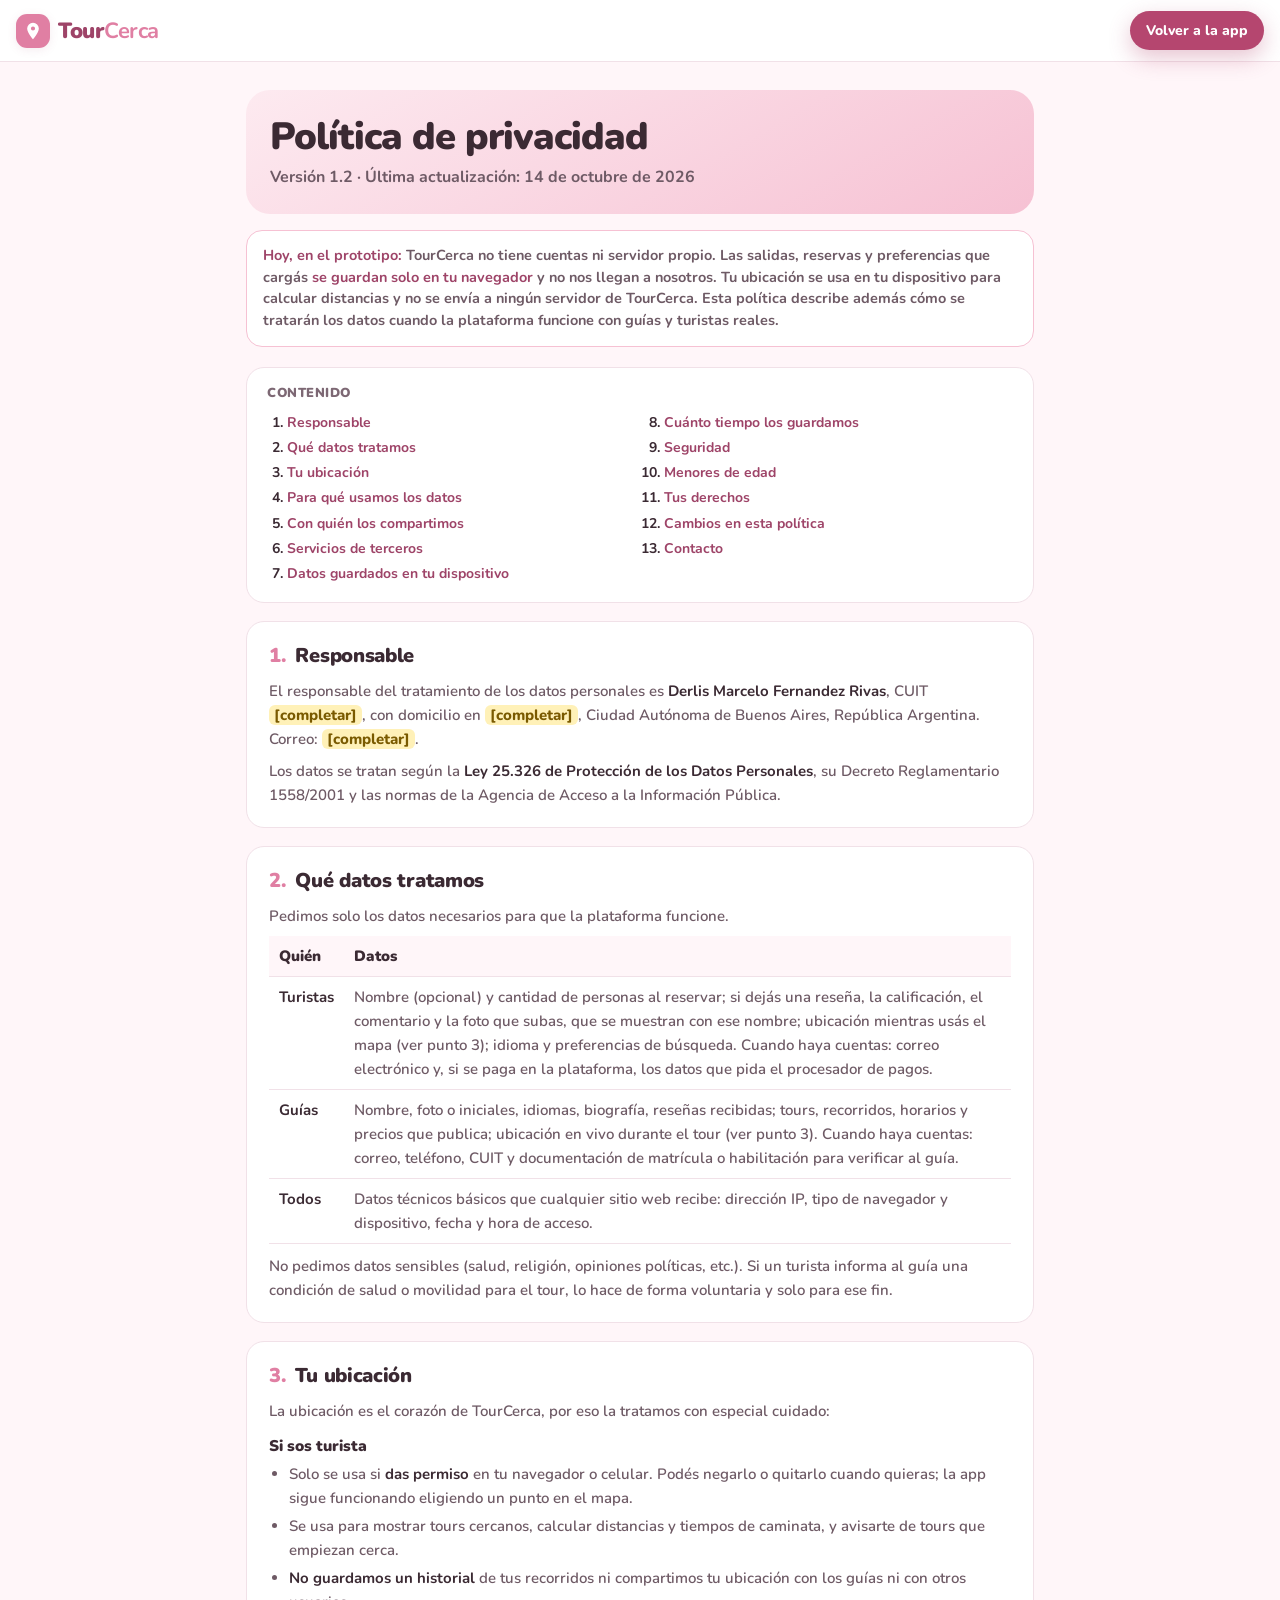
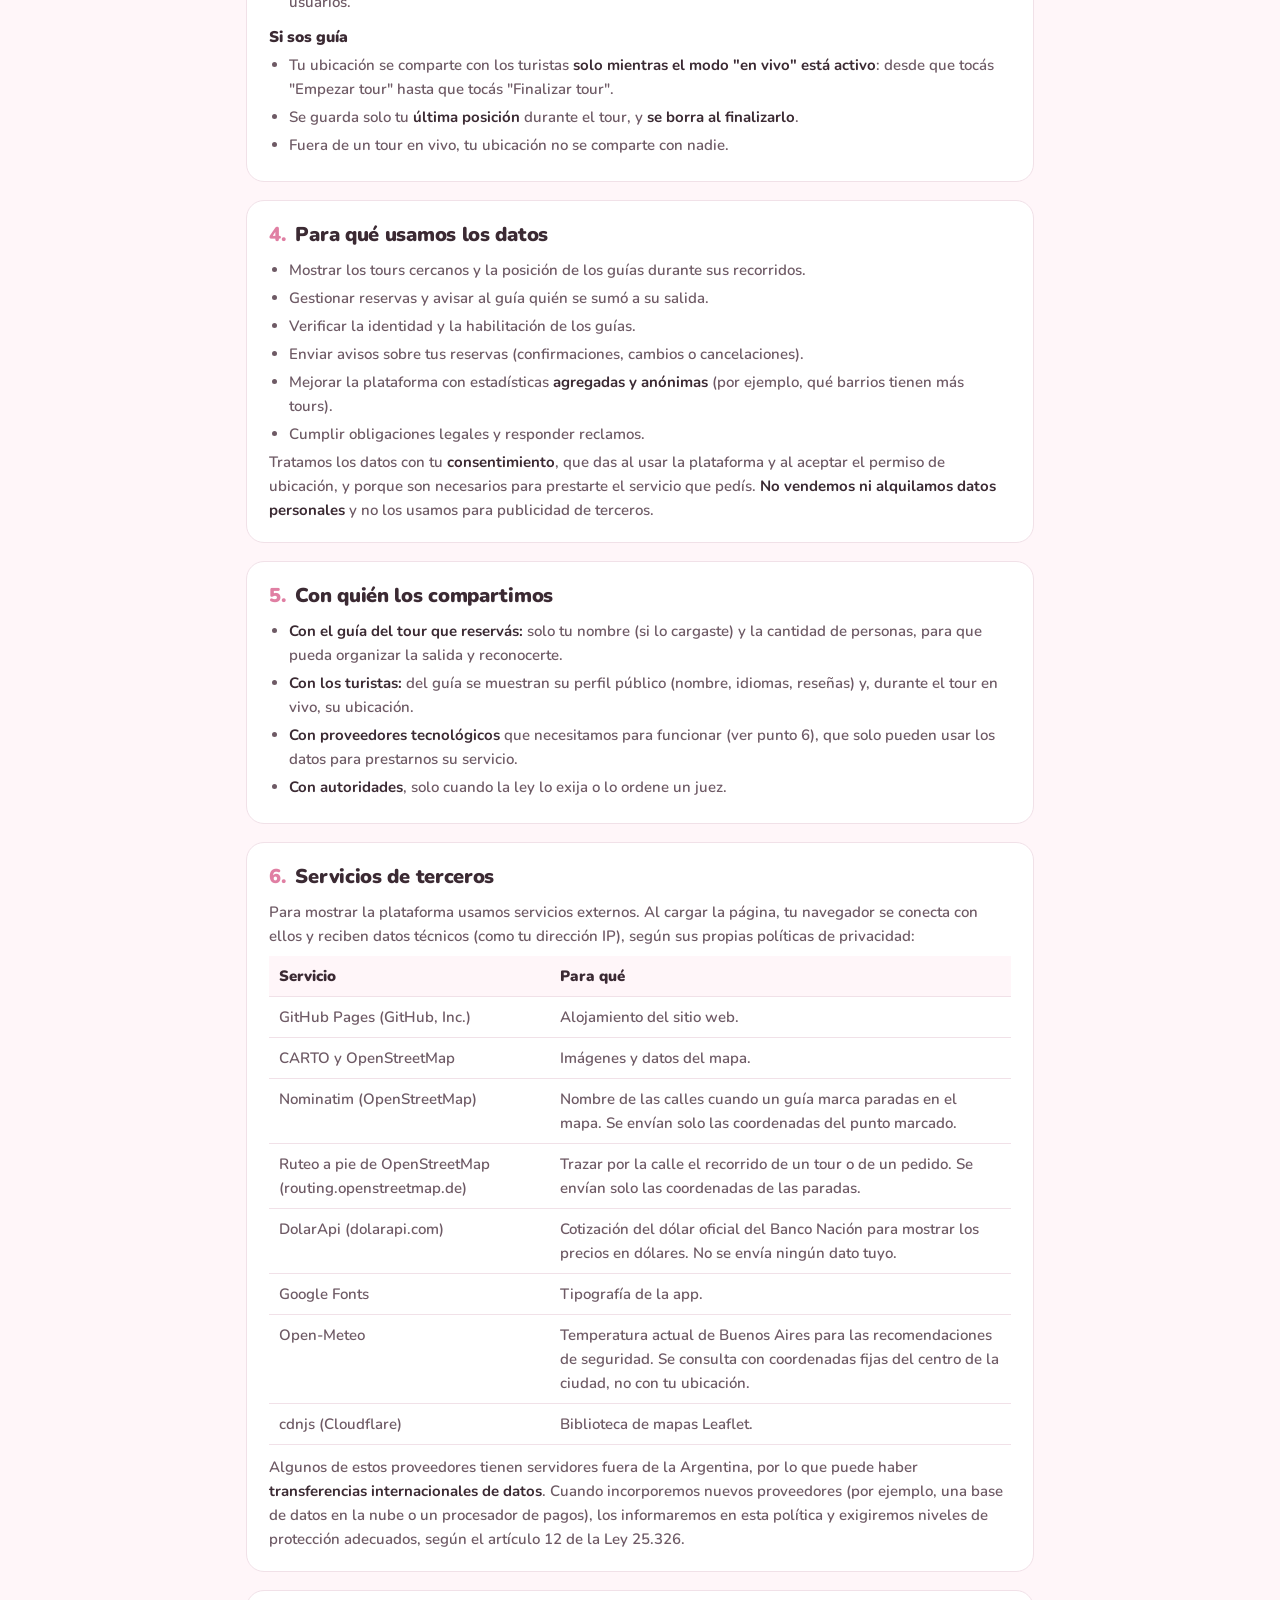
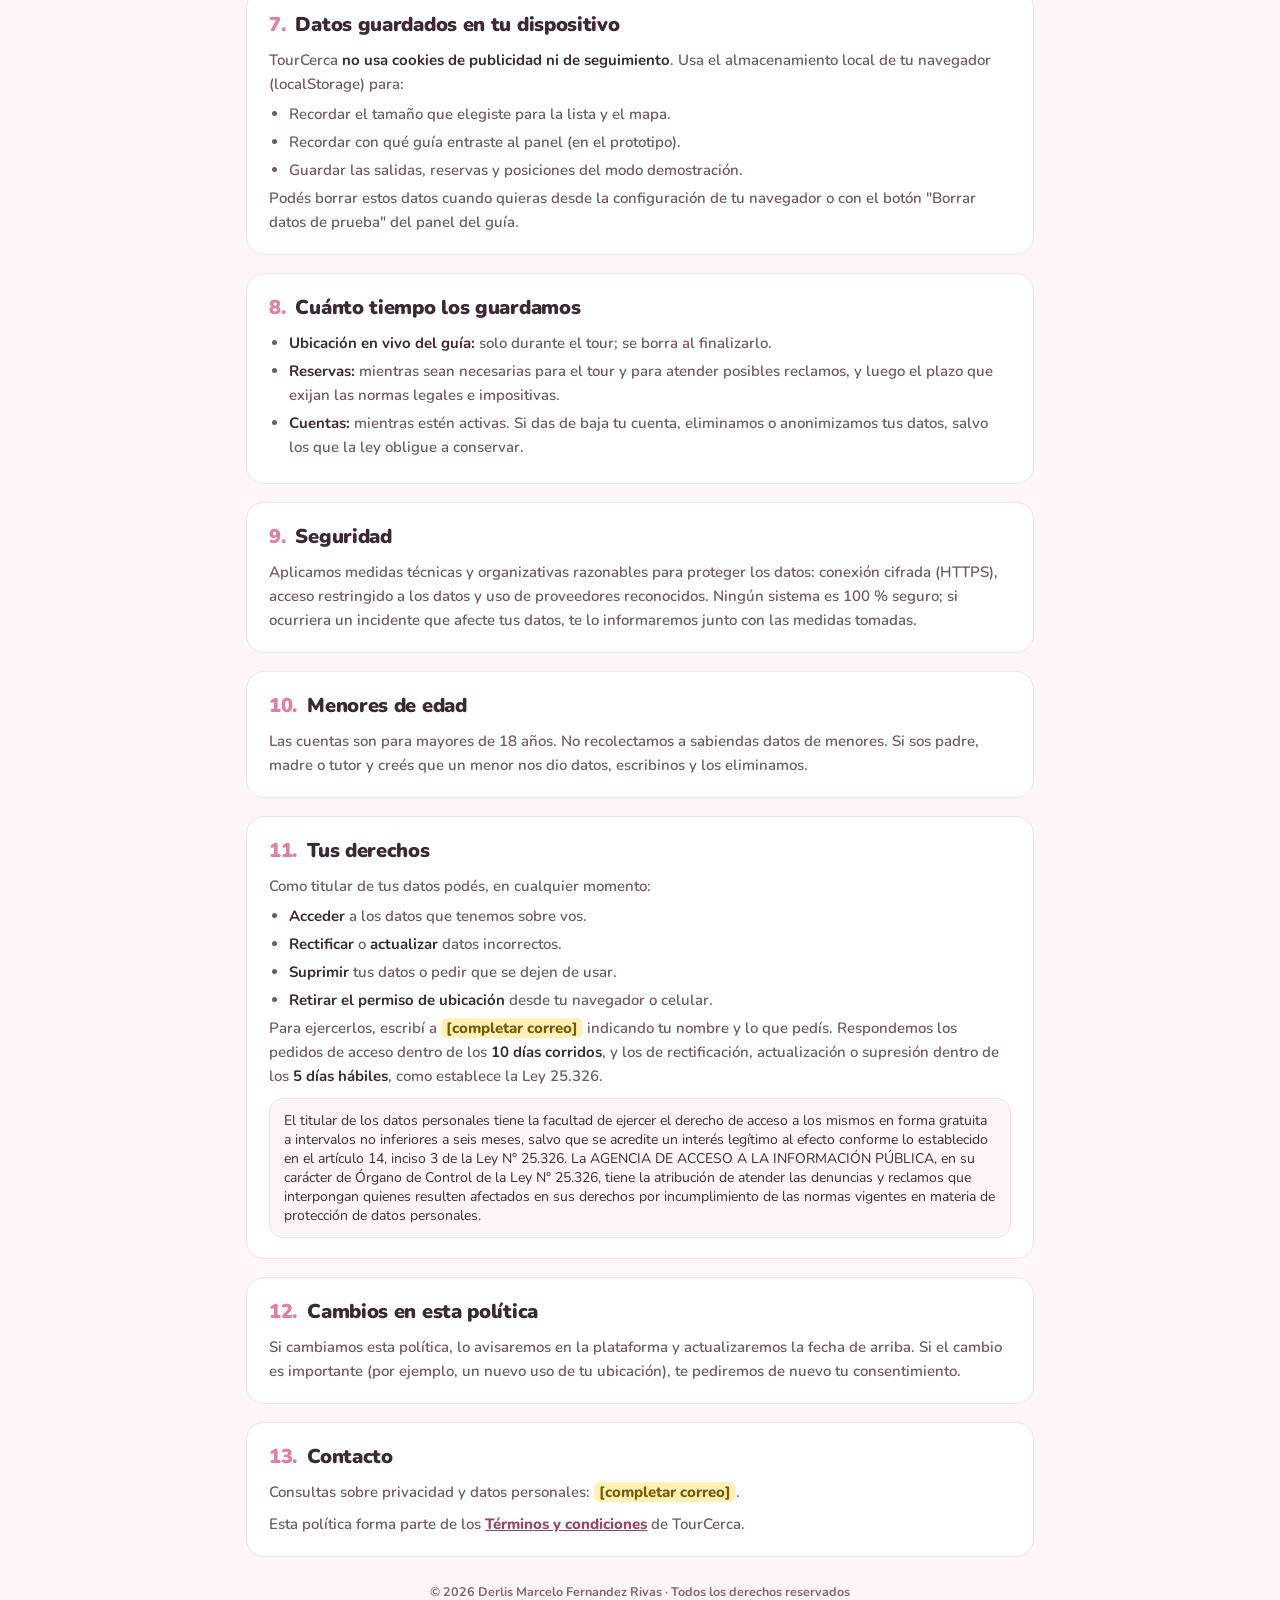
<file: privacidad.html>
<!DOCTYPE html>
<!-- TourCerca · Proyecto final de la Licenciatura en Turismo · Desarrollado por Derlis Marcelo Fernández Rivas, 2026 · Todos los derechos reservados. Ver LICENSE. -->
<!-- TourCerca · política de privacidad · © 2026 Derlis Marcelo Fernandez Rivas. Todos los derechos reservados. Ver LICENSE. -->
<html lang="es">
<head>
<meta charset="UTF-8">
<meta name="viewport" content="width=device-width, initial-scale=1, viewport-fit=cover">
<meta name="author" content="Derlis Marcelo Fernández Rivas">
<meta name="copyright" content="© 2026 Derlis Marcelo Fernández Rivas. Todos los derechos reservados.">
<title>TourCerca · Política de privacidad</title>
<meta name="description" content="Política de privacidad y tratamiento de datos personales de TourCerca.">
<meta name="theme-color" content="#F6C9D8">
<link rel="preconnect" href="https://fonts.googleapis.com">
<link rel="preconnect" href="https://fonts.gstatic.com" crossorigin>
<link href="https://fonts.googleapis.com/css2?family=Nunito:wght@400;600;700;800;900&display=swap" rel="stylesheet">
<link rel="stylesheet" href="css/tourcerca.css">
<style>
body{background:var(--pink-50)}
.t-top{position:sticky;top:0;height:62px;display:flex;align-items:center;gap:12px;padding:0 16px;background:#fff;border-bottom:1px solid var(--line);z-index:10}
.t-top .spacer{flex:1}
.t-wrap{max-width:820px;margin:0 auto;padding:28px 16px 70px}
.t-hero{background:linear-gradient(150deg,var(--pink-100),var(--pink-300));border-radius:24px;padding:26px 24px}
.t-hero h1{font-size:clamp(28px,4vw,38px);font-weight:900;letter-spacing:-1px;line-height:1.1}
.t-hero p{color:var(--ink-2);font-weight:700;margin-top:8px}
.proto{margin-top:16px;background:#fff;border:1.5px solid var(--pink-300);border-radius:16px;padding:14px 16px;font-weight:700;color:var(--ink-2);font-size:14.5px;line-height:1.5}
.proto b{color:var(--pink-700)}
.toc{margin-top:20px;background:#fff;border:1.5px solid var(--line);border-radius:18px;padding:16px 20px}
.toc h2{font-size:13px;font-weight:900;color:var(--ink-3);text-transform:uppercase;letter-spacing:.5px;margin-bottom:8px}
.toc ol{columns:2;column-gap:28px;padding-left:20px;font-weight:700;font-size:14px;line-height:1.8}
.toc a{color:var(--pink-700);text-decoration:none}
.toc a:hover{text-decoration:underline}
.sec{margin-top:18px;background:#fff;border:1.5px solid var(--line);border-radius:18px;padding:20px 22px;scroll-margin-top:76px}
.sec h2{font-size:20px;font-weight:900;letter-spacing:-.3px;margin-bottom:10px;display:flex;gap:10px;align-items:baseline}
.sec h2 span{color:var(--pink-500)}
.sec h3{font-size:15.5px;font-weight:900;color:var(--ink);margin:12px 0 4px}
.sec p,.sec li,.sec td,.sec th{color:var(--ink-2);font-weight:600;font-size:15px;line-height:1.6}
.sec p+p{margin-top:8px}
.sec ul{padding-left:20px;margin-top:6px}
.sec li{margin-bottom:4px}
.sec b{color:var(--ink)}
.tbl{width:100%;border-collapse:collapse;margin-top:8px;font-size:14px}
.tbl th{text-align:left;font-weight:900;color:var(--ink);background:var(--pink-50);padding:8px 10px;border-bottom:1.5px solid var(--line)}
.tbl td{padding:8px 10px;border-bottom:1px solid var(--line);vertical-align:top}
.legal{margin-top:10px;background:var(--pink-50);border:1px solid var(--line);border-radius:14px;padding:12px 14px;font-size:14px}
.fill{background:#FFF1B8;color:#7A5A00;border-radius:6px;padding:0 5px;font-weight:800;white-space:nowrap}
.foot{margin-top:26px;text-align:center;color:var(--ink-3);font-size:12.5px;font-weight:700}
@media (max-width:640px){ .toc ol{columns:1} .t-top .logo .txt{display:none} .tbl{font-size:13px} }
@media print{ .t-top{position:static} .t-top .btn{display:none} .sec,.toc{break-inside:avoid} .fill{background:none;border:1px dashed #999} }
</style>
</head>
<body>

<header class="t-top">
  <a class="logo" href="index.html"><span class="mark"><svg viewBox="0 0 24 24" fill="#fff"><path d="M12 2a7 7 0 0 0-7 7c0 5.2 7 13 7 13s7-7.8 7-13a7 7 0 0 0-7-7zm0 9.5A2.5 2.5 0 1 1 12 6.5a2.5 2.5 0 0 1 0 5z"/></svg></span><span class="brand"><span class="txt">Tour<b>Cerca</b></span></span></a>
  <span class="spacer"></span>
  <a class="btn btn-primary btn-sm" href="index.html">Volver a la app</a>
</header>

<main class="t-wrap">
  <div class="t-hero">
    <h1>Política de privacidad</h1>
    <p>Versión 1.2 · Última actualización: 14 de octubre de 2026</p>
  </div>

  <div class="proto">
    <b>Hoy, en el prototipo:</b> TourCerca no tiene cuentas ni servidor propio. Las salidas, reservas y preferencias que cargás <b>se guardan solo en tu navegador</b> y no nos llegan a nosotros. Tu ubicación se usa en tu dispositivo para calcular distancias y no se envía a ningún servidor de TourCerca. Esta política describe además cómo se tratarán los datos cuando la plataforma funcione con guías y turistas reales.
  </div>

  <nav class="toc">
    <h2>Contenido</h2>
    <ol>
      <li><a href="#p1">Responsable</a></li>
      <li><a href="#p2">Qué datos tratamos</a></li>
      <li><a href="#p3">Tu ubicación</a></li>
      <li><a href="#p4">Para qué usamos los datos</a></li>
      <li><a href="#p5">Con quién los compartimos</a></li>
      <li><a href="#p6">Servicios de terceros</a></li>
      <li><a href="#p7">Datos guardados en tu dispositivo</a></li>
      <li><a href="#p8">Cuánto tiempo los guardamos</a></li>
      <li><a href="#p9">Seguridad</a></li>
      <li><a href="#p10">Menores de edad</a></li>
      <li><a href="#p11">Tus derechos</a></li>
      <li><a href="#p12">Cambios en esta política</a></li>
      <li><a href="#p13">Contacto</a></li>
    </ol>
  </nav>

  <section class="sec" id="p1"><h2><span>1.</span> Responsable</h2>
    <p>El responsable del tratamiento de los datos personales es <b>Derlis Marcelo Fernandez Rivas</b>, CUIT <span class="fill">[completar]</span>, con domicilio en <span class="fill">[completar]</span>, Ciudad Autónoma de Buenos Aires, República Argentina. Correo: <span class="fill">[completar]</span>.</p>
    <p>Los datos se tratan según la <b>Ley 25.326 de Protección de los Datos Personales</b>, su Decreto Reglamentario 1558/2001 y las normas de la Agencia de Acceso a la Información Pública.</p>
  </section>

  <section class="sec" id="p2"><h2><span>2.</span> Qué datos tratamos</h2>
    <p>Pedimos solo los datos necesarios para que la plataforma funcione.</p>
    <table class="tbl">
      <tr><th>Quién</th><th>Datos</th></tr>
      <tr><td><b>Turistas</b></td><td>Nombre (opcional) y cantidad de personas al reservar; si dejás una reseña, la calificación, el comentario y la foto que subas, que se muestran con ese nombre; ubicación mientras usás el mapa (ver punto 3); idioma y preferencias de búsqueda. Cuando haya cuentas: correo electrónico y, si se paga en la plataforma, los datos que pida el procesador de pagos.</td></tr>
      <tr><td><b>Guías</b></td><td>Nombre, foto o iniciales, idiomas, biografía, reseñas recibidas; tours, recorridos, horarios y precios que publica; ubicación en vivo durante el tour (ver punto 3). Cuando haya cuentas: correo, teléfono, CUIT y documentación de matrícula o habilitación para verificar al guía.</td></tr>
      <tr><td><b>Todos</b></td><td>Datos técnicos básicos que cualquier sitio web recibe: dirección IP, tipo de navegador y dispositivo, fecha y hora de acceso.</td></tr>
    </table>
    <p style="margin-top:10px">No pedimos datos sensibles (salud, religión, opiniones políticas, etc.). Si un turista informa al guía una condición de salud o movilidad para el tour, lo hace de forma voluntaria y solo para ese fin.</p>
  </section>

  <section class="sec" id="p3"><h2><span>3.</span> Tu ubicación</h2>
    <p>La ubicación es el corazón de TourCerca, por eso la tratamos con especial cuidado:</p>
    <h3>Si sos turista</h3>
    <ul>
      <li>Solo se usa si <b>das permiso</b> en tu navegador o celular. Podés negarlo o quitarlo cuando quieras; la app sigue funcionando eligiendo un punto en el mapa.</li>
      <li>Se usa para mostrar tours cercanos, calcular distancias y tiempos de caminata, y avisarte de tours que empiezan cerca.</li>
      <li><b>No guardamos un historial</b> de tus recorridos ni compartimos tu ubicación con los guías ni con otros usuarios.</li>
    </ul>
    <h3>Si sos guía</h3>
    <ul>
      <li>Tu ubicación se comparte con los turistas <b>solo mientras el modo "en vivo" está activo</b>: desde que tocás "Empezar tour" hasta que tocás "Finalizar tour".</li>
      <li>Se guarda solo tu <b>última posición</b> durante el tour, y <b>se borra al finalizarlo</b>.</li>
      <li>Fuera de un tour en vivo, tu ubicación no se comparte con nadie.</li>
    </ul>
  </section>

  <section class="sec" id="p4"><h2><span>4.</span> Para qué usamos los datos</h2>
    <ul>
      <li>Mostrar los tours cercanos y la posición de los guías durante sus recorridos.</li>
      <li>Gestionar reservas y avisar al guía quién se sumó a su salida.</li>
      <li>Verificar la identidad y la habilitación de los guías.</li>
      <li>Enviar avisos sobre tus reservas (confirmaciones, cambios o cancelaciones).</li>
      <li>Mejorar la plataforma con estadísticas <b>agregadas y anónimas</b> (por ejemplo, qué barrios tienen más tours).</li>
      <li>Cumplir obligaciones legales y responder reclamos.</li>
    </ul>
    <p>Tratamos los datos con tu <b>consentimiento</b>, que das al usar la plataforma y al aceptar el permiso de ubicación, y porque son necesarios para prestarte el servicio que pedís. <b>No vendemos ni alquilamos datos personales</b> y no los usamos para publicidad de terceros.</p>
  </section>

  <section class="sec" id="p5"><h2><span>5.</span> Con quién los compartimos</h2>
    <ul>
      <li><b>Con el guía del tour que reservás:</b> solo tu nombre (si lo cargaste) y la cantidad de personas, para que pueda organizar la salida y reconocerte.</li>
      <li><b>Con los turistas:</b> del guía se muestran su perfil público (nombre, idiomas, reseñas) y, durante el tour en vivo, su ubicación.</li>
      <li><b>Con proveedores tecnológicos</b> que necesitamos para funcionar (ver punto 6), que solo pueden usar los datos para prestarnos su servicio.</li>
      <li><b>Con autoridades</b>, solo cuando la ley lo exija o lo ordene un juez.</li>
    </ul>
  </section>

  <section class="sec" id="p6"><h2><span>6.</span> Servicios de terceros</h2>
    <p>Para mostrar la plataforma usamos servicios externos. Al cargar la página, tu navegador se conecta con ellos y reciben datos técnicos (como tu dirección IP), según sus propias políticas de privacidad:</p>
    <table class="tbl">
      <tr><th>Servicio</th><th>Para qué</th></tr>
      <tr><td>GitHub Pages (GitHub, Inc.)</td><td>Alojamiento del sitio web.</td></tr>
      <tr><td>CARTO y OpenStreetMap</td><td>Imágenes y datos del mapa.</td></tr>
      <tr><td>Nominatim (OpenStreetMap)</td><td>Nombre de las calles cuando un guía marca paradas en el mapa. Se envían solo las coordenadas del punto marcado.</td></tr>
      <tr><td>Ruteo a pie de OpenStreetMap (routing.openstreetmap.de)</td><td>Trazar por la calle el recorrido de un tour o de un pedido. Se envían solo las coordenadas de las paradas.</td></tr>
      <tr><td>DolarApi (dolarapi.com)</td><td>Cotización del dólar oficial del Banco Nación para mostrar los precios en dólares. No se envía ningún dato tuyo.</td></tr>
      <tr><td>Google Fonts</td><td>Tipografía de la app.</td></tr>
      <tr><td>Open-Meteo</td><td>Temperatura actual de Buenos Aires para las recomendaciones de seguridad. Se consulta con coordenadas fijas del centro de la ciudad, no con tu ubicación.</td></tr>
      <tr><td>cdnjs (Cloudflare)</td><td>Biblioteca de mapas Leaflet.</td></tr>
    </table>
    <p style="margin-top:10px">Algunos de estos proveedores tienen servidores fuera de la Argentina, por lo que puede haber <b>transferencias internacionales de datos</b>. Cuando incorporemos nuevos proveedores (por ejemplo, una base de datos en la nube o un procesador de pagos), los informaremos en esta política y exigiremos niveles de protección adecuados, según el artículo 12 de la Ley 25.326.</p>
  </section>

  <section class="sec" id="p7"><h2><span>7.</span> Datos guardados en tu dispositivo</h2>
    <p>TourCerca <b>no usa cookies de publicidad ni de seguimiento</b>. Usa el almacenamiento local de tu navegador (localStorage) para:</p>
    <ul>
      <li>Recordar el tamaño que elegiste para la lista y el mapa.</li>
      <li>Recordar con qué guía entraste al panel (en el prototipo).</li>
      <li>Guardar las salidas, reservas y posiciones del modo demostración.</li>
    </ul>
    <p>Podés borrar estos datos cuando quieras desde la configuración de tu navegador o con el botón "Borrar datos de prueba" del panel del guía.</p>
  </section>

  <section class="sec" id="p8"><h2><span>8.</span> Cuánto tiempo los guardamos</h2>
    <ul>
      <li><b>Ubicación en vivo del guía:</b> solo durante el tour; se borra al finalizarlo.</li>
      <li><b>Reservas:</b> mientras sean necesarias para el tour y para atender posibles reclamos, y luego el plazo que exijan las normas legales e impositivas.</li>
      <li><b>Cuentas:</b> mientras estén activas. Si das de baja tu cuenta, eliminamos o anonimizamos tus datos, salvo los que la ley obligue a conservar.</li>
    </ul>
  </section>

  <section class="sec" id="p9"><h2><span>9.</span> Seguridad</h2>
    <p>Aplicamos medidas técnicas y organizativas razonables para proteger los datos: conexión cifrada (HTTPS), acceso restringido a los datos y uso de proveedores reconocidos. Ningún sistema es 100 % seguro; si ocurriera un incidente que afecte tus datos, te lo informaremos junto con las medidas tomadas.</p>
  </section>

  <section class="sec" id="p10"><h2><span>10.</span> Menores de edad</h2>
    <p>Las cuentas son para mayores de 18 años. No recolectamos a sabiendas datos de menores. Si sos padre, madre o tutor y creés que un menor nos dio datos, escribinos y los eliminamos.</p>
  </section>

  <section class="sec" id="p11"><h2><span>11.</span> Tus derechos</h2>
    <p>Como titular de tus datos podés, en cualquier momento:</p>
    <ul>
      <li><b>Acceder</b> a los datos que tenemos sobre vos.</li>
      <li><b>Rectificar</b> o <b>actualizar</b> datos incorrectos.</li>
      <li><b>Suprimir</b> tus datos o pedir que se dejen de usar.</li>
      <li><b>Retirar el permiso de ubicación</b> desde tu navegador o celular.</li>
    </ul>
    <p>Para ejercerlos, escribí a <span class="fill">[completar correo]</span> indicando tu nombre y lo que pedís. Respondemos los pedidos de acceso dentro de los <b>10 días corridos</b>, y los de rectificación, actualización o supresión dentro de los <b>5 días hábiles</b>, como establece la Ley 25.326.</p>
    <div class="legal">El titular de los datos personales tiene la facultad de ejercer el derecho de acceso a los mismos en forma gratuita a intervalos no inferiores a seis meses, salvo que se acredite un interés legítimo al efecto conforme lo establecido en el artículo 14, inciso 3 de la Ley N° 25.326. La AGENCIA DE ACCESO A LA INFORMACIÓN PÚBLICA, en su carácter de Órgano de Control de la Ley N° 25.326, tiene la atribución de atender las denuncias y reclamos que interpongan quienes resulten afectados en sus derechos por incumplimiento de las normas vigentes en materia de protección de datos personales.</div>
  </section>

  <section class="sec" id="p12"><h2><span>12.</span> Cambios en esta política</h2>
    <p>Si cambiamos esta política, lo avisaremos en la plataforma y actualizaremos la fecha de arriba. Si el cambio es importante (por ejemplo, un nuevo uso de tu ubicación), te pediremos de nuevo tu consentimiento.</p>
  </section>

  <section class="sec" id="p13"><h2><span>13.</span> Contacto</h2>
    <p>Consultas sobre privacidad y datos personales: <span class="fill">[completar correo]</span>.</p>
    <p>Esta política forma parte de los <a href="terminos.html" style="color:var(--pink-700);font-weight:800">Términos y condiciones</a> de TourCerca.</p>
  </section>

  <p class="foot" id="copy"></p>
</main>

<script src="js/comun.js"></script>
<script>
document.getElementById('copy').textContent = COPYRIGHT;
</script>
</body>
</html>
</file>
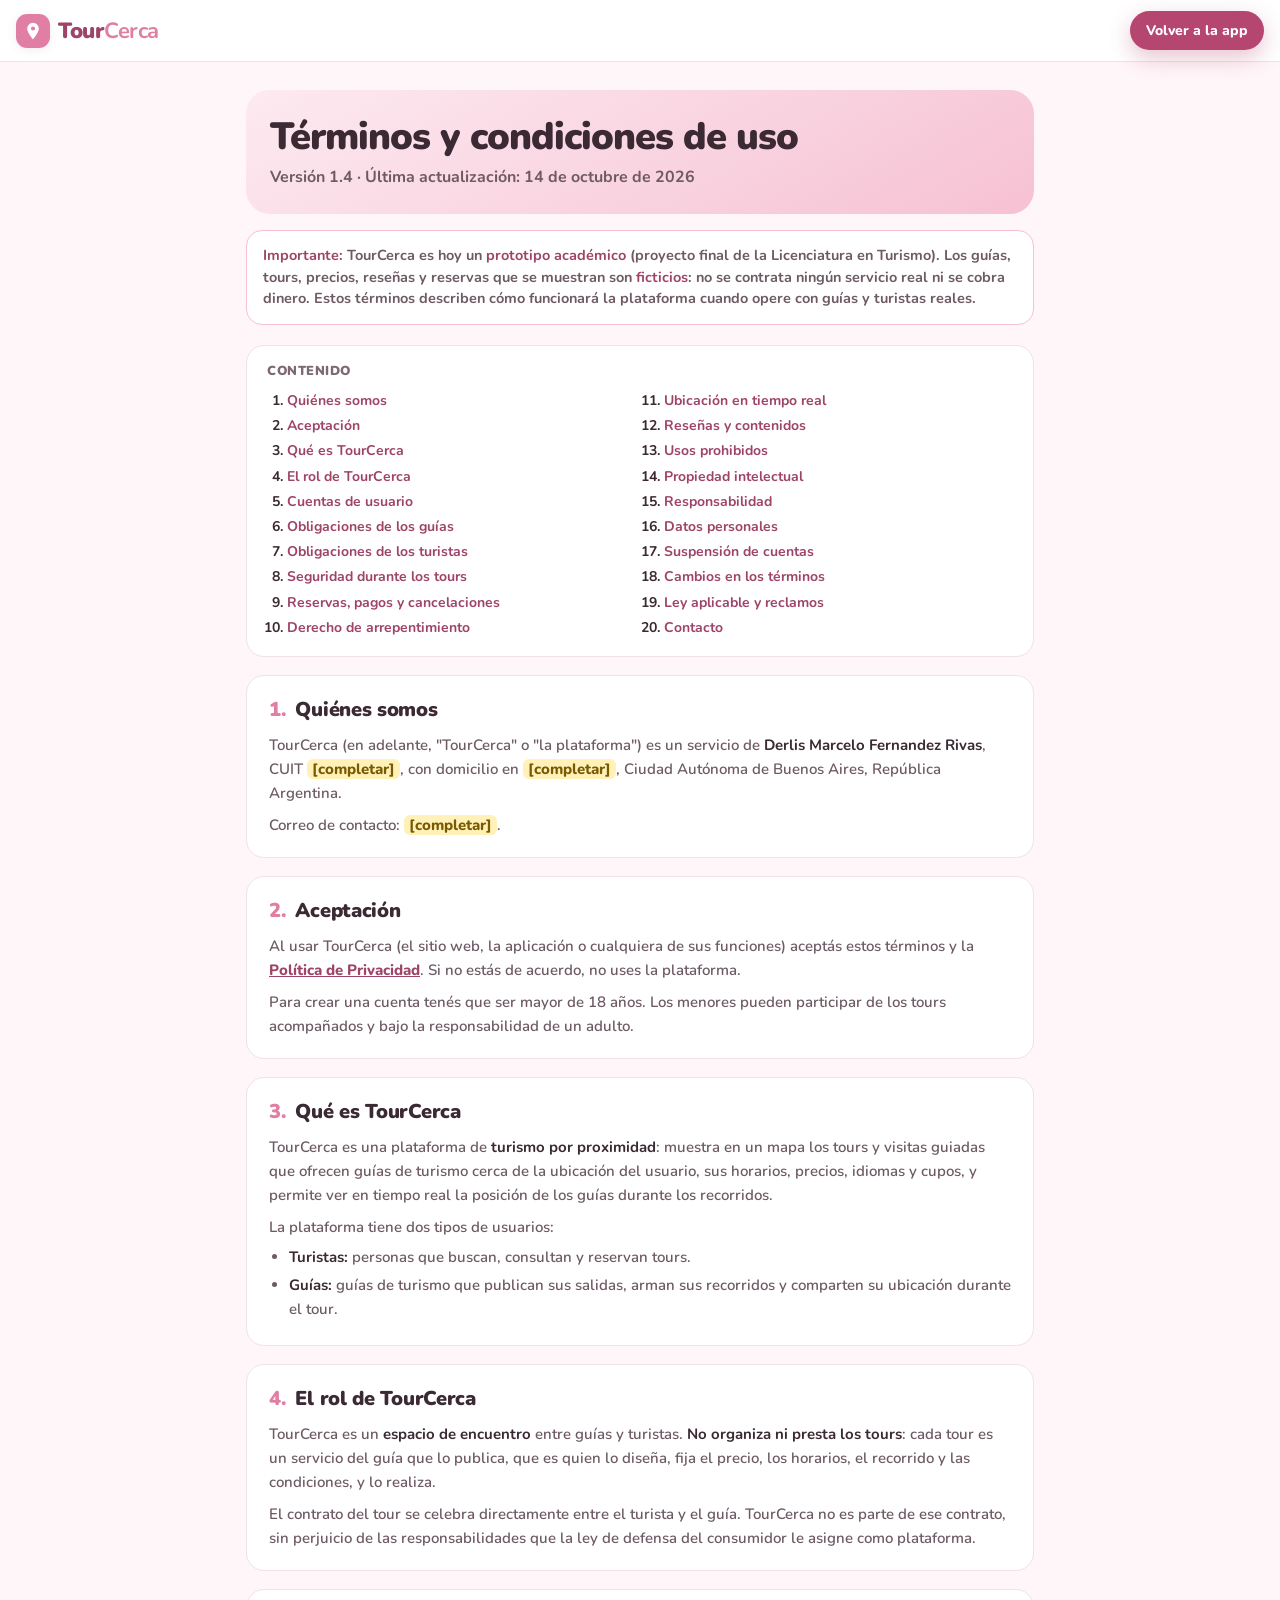
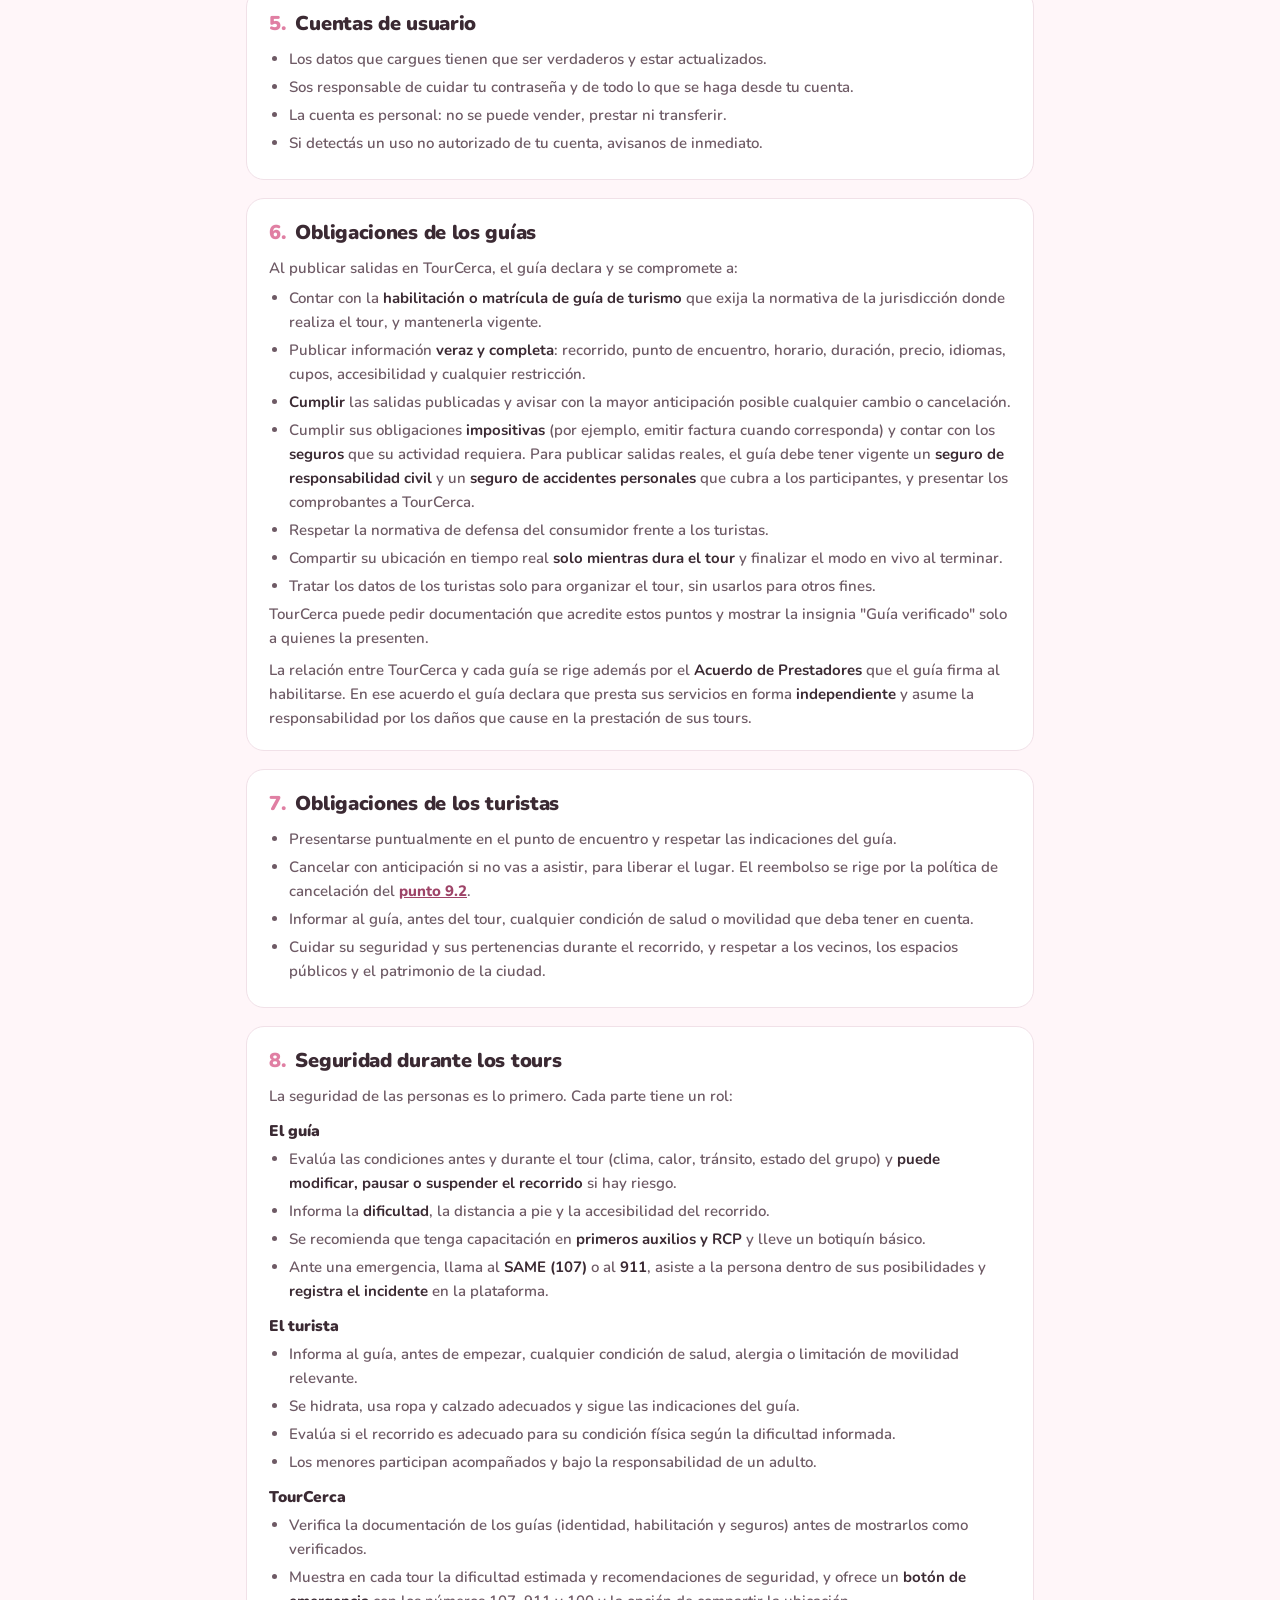
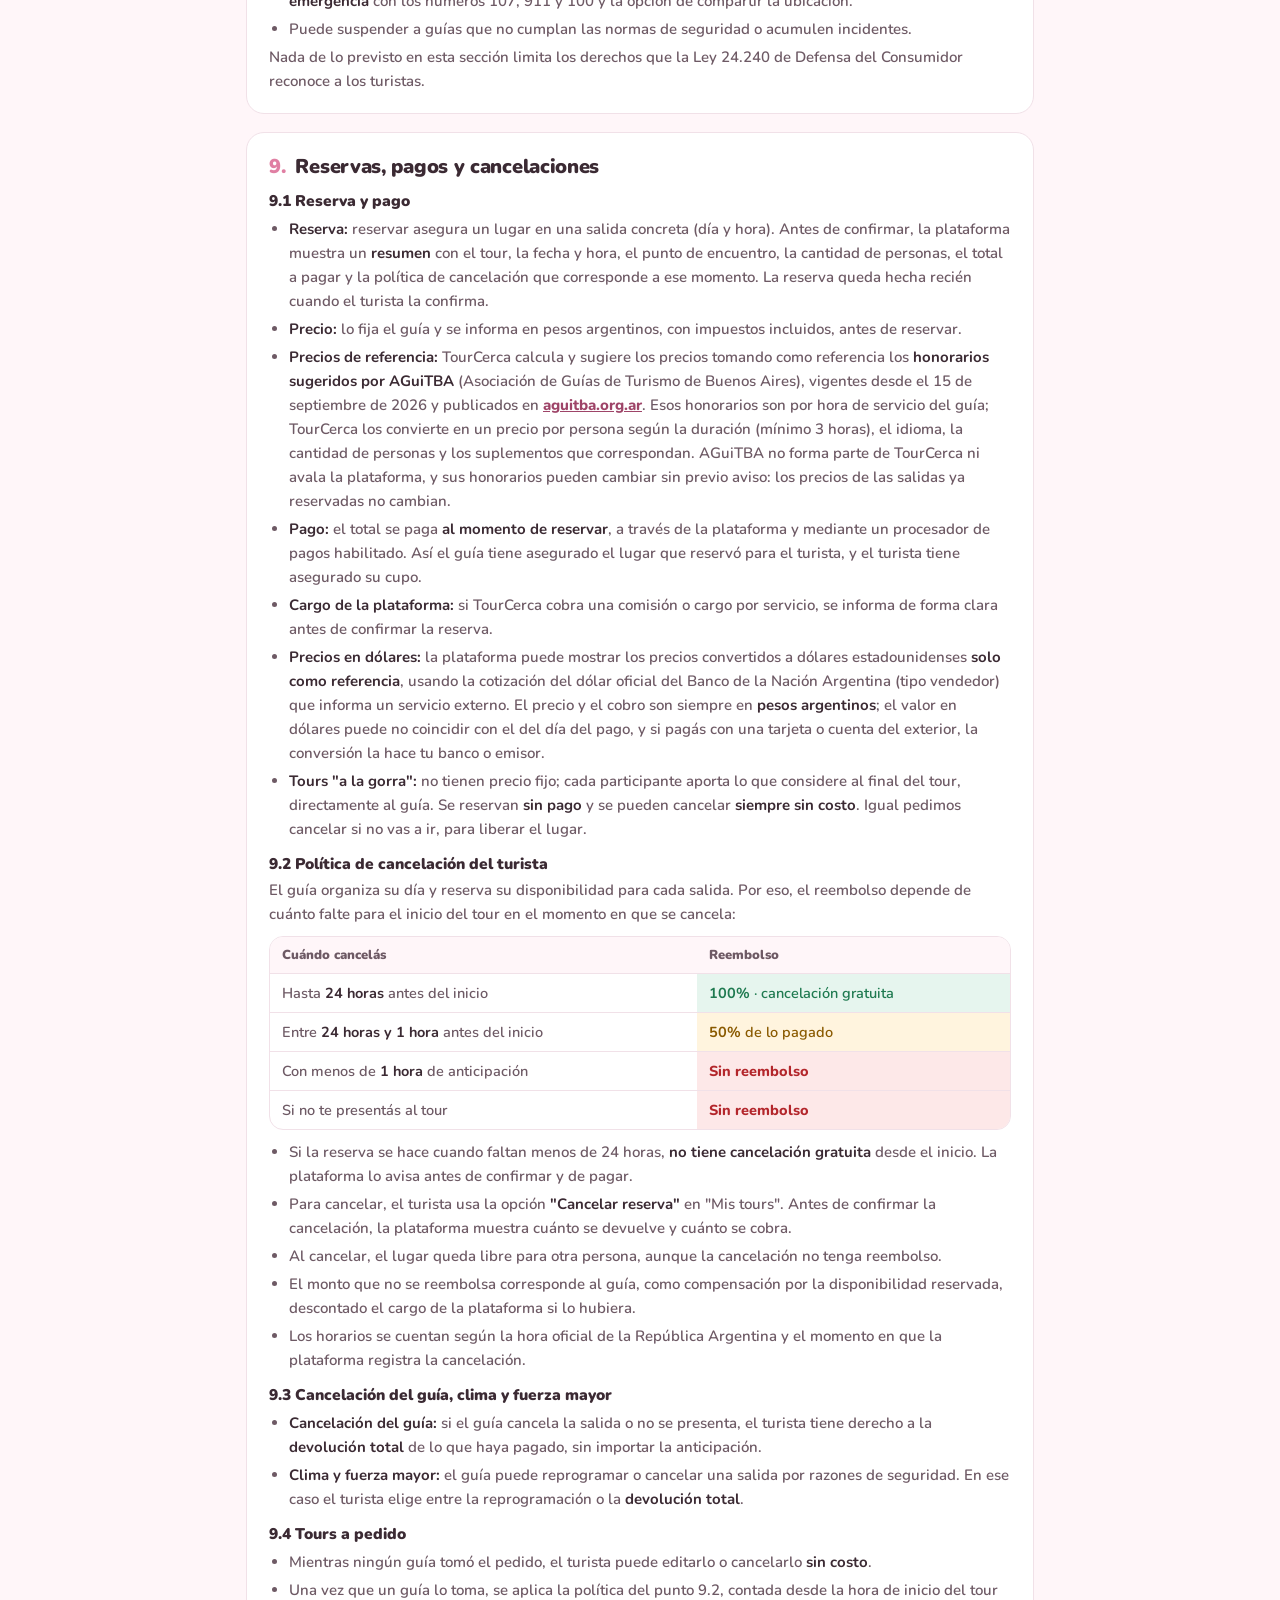
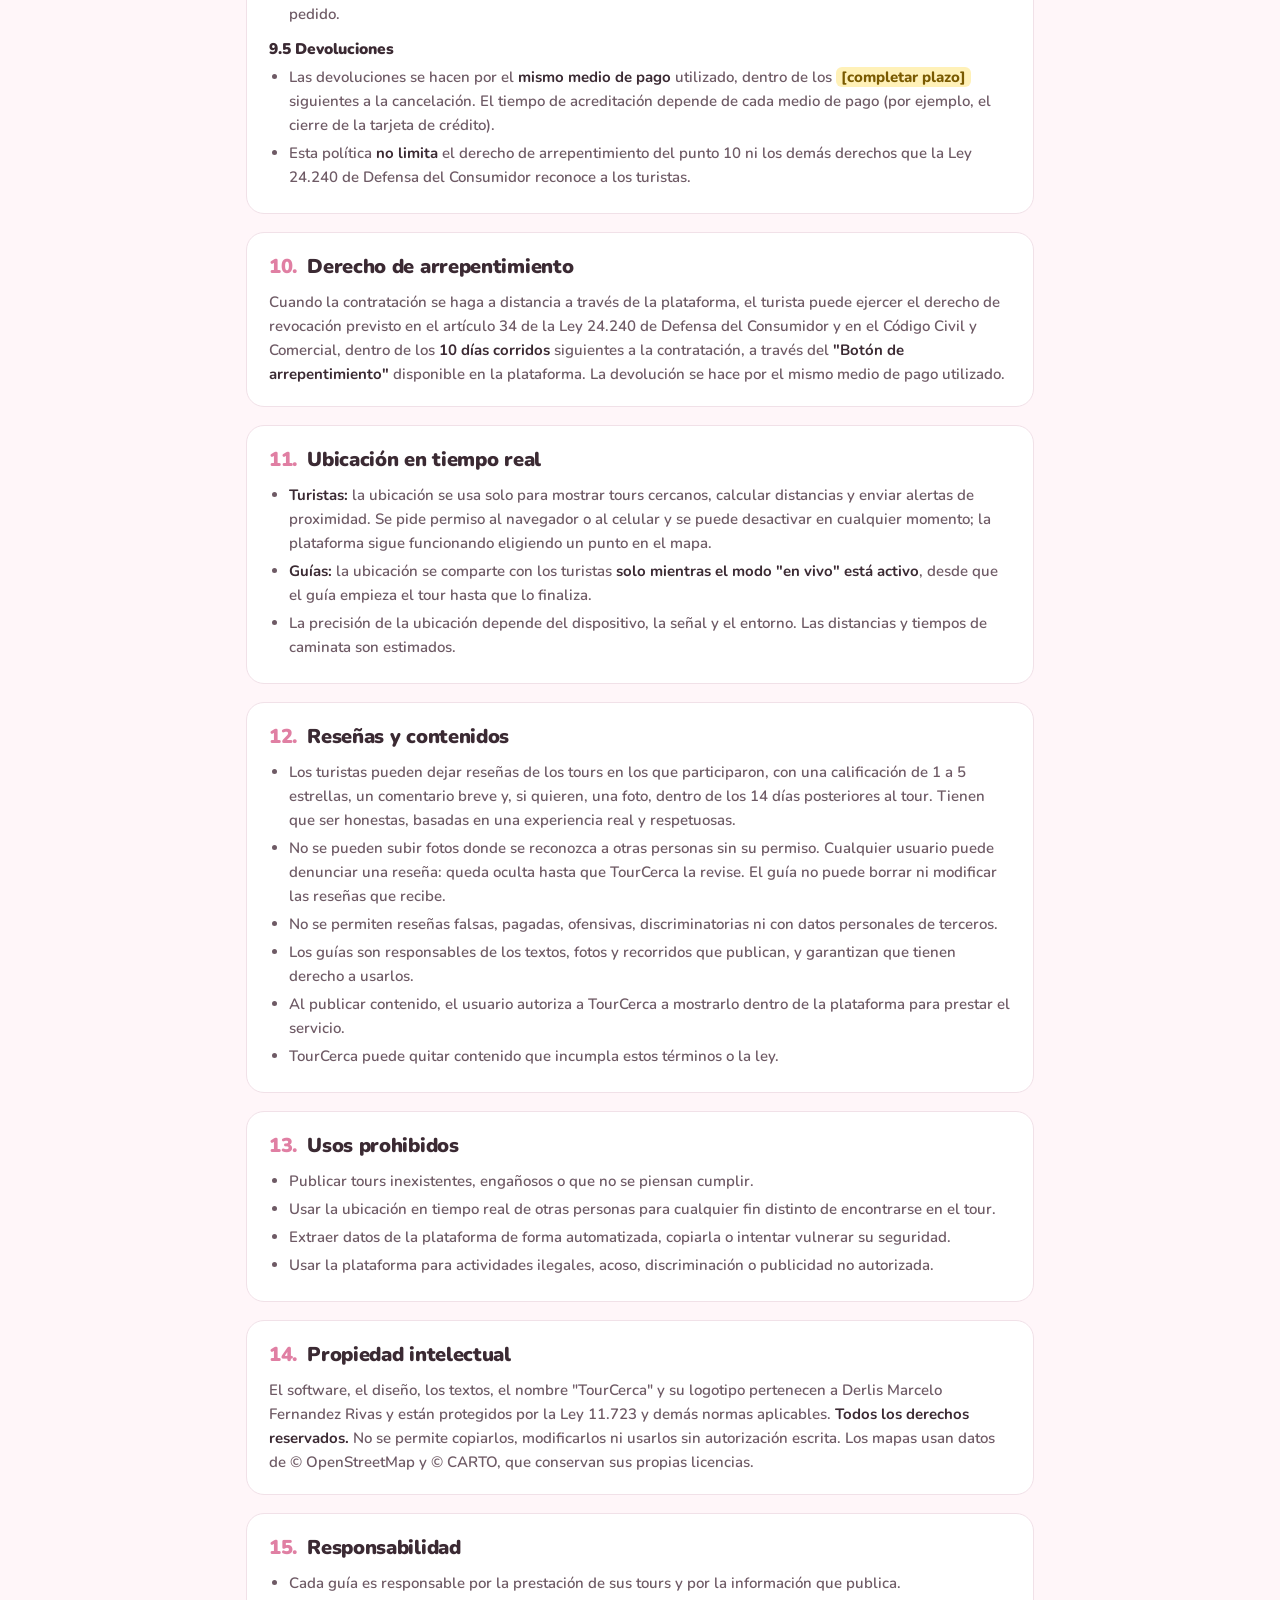
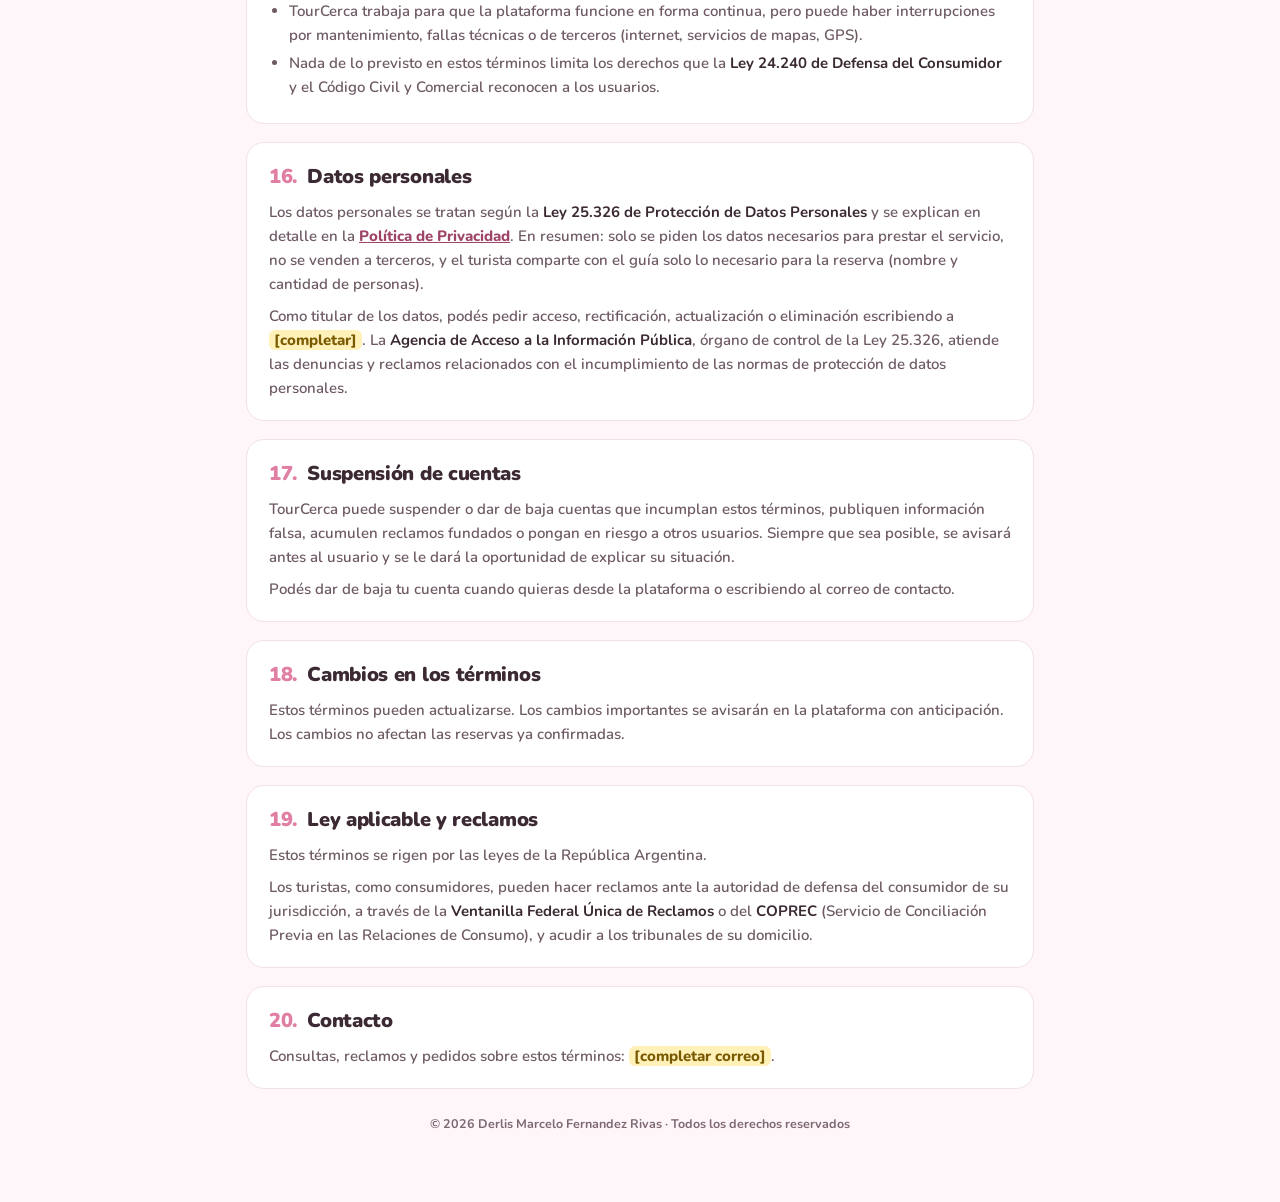
<file: terminos.html>
<!DOCTYPE html>
<!-- TourCerca · Proyecto final de la Licenciatura en Turismo · Desarrollado por Derlis Marcelo Fernández Rivas, 2026 · Todos los derechos reservados. Ver LICENSE. -->
<!-- TourCerca · términos y condiciones · © 2026 Derlis Marcelo Fernandez Rivas. Todos los derechos reservados. Ver LICENSE. -->
<html lang="es">
<head>
<meta charset="UTF-8">
<meta name="viewport" content="width=device-width, initial-scale=1, viewport-fit=cover">
<meta name="author" content="Derlis Marcelo Fernández Rivas">
<meta name="copyright" content="© 2026 Derlis Marcelo Fernández Rivas. Todos los derechos reservados.">
<title>TourCerca · Términos y condiciones</title>
<meta name="description" content="Términos y condiciones de uso de TourCerca.">
<meta name="theme-color" content="#F6C9D8">
<link rel="preconnect" href="https://fonts.googleapis.com">
<link rel="preconnect" href="https://fonts.gstatic.com" crossorigin>
<link href="https://fonts.googleapis.com/css2?family=Nunito:wght@400;600;700;800;900&display=swap" rel="stylesheet">
<link rel="stylesheet" href="css/tourcerca.css">
<style>
body{background:var(--pink-50)}
.t-top{position:sticky;top:0;height:62px;display:flex;align-items:center;gap:12px;padding:0 16px;background:#fff;border-bottom:1px solid var(--line);z-index:10}
.t-top .spacer{flex:1}
.t-wrap{max-width:820px;margin:0 auto;padding:28px 16px 70px}
.t-hero{background:linear-gradient(150deg,var(--pink-100),var(--pink-300));border-radius:24px;padding:26px 24px}
.t-hero h1{font-size:clamp(28px,4vw,38px);font-weight:900;letter-spacing:-1px;line-height:1.1}
.t-hero p{color:var(--ink-2);font-weight:700;margin-top:8px}
.proto{margin-top:16px;background:#fff;border:1.5px solid var(--pink-300);border-radius:16px;padding:14px 16px;font-weight:700;color:var(--ink-2);font-size:14.5px;line-height:1.5}
.proto b{color:var(--pink-700)}
.toc{margin-top:20px;background:#fff;border:1.5px solid var(--line);border-radius:18px;padding:16px 20px}
.toc h2{font-size:13px;font-weight:900;color:var(--ink-3);text-transform:uppercase;letter-spacing:.5px;margin-bottom:8px}
.toc ol{columns:2;column-gap:28px;padding-left:20px;font-weight:700;font-size:14px;line-height:1.8}
.toc a{color:var(--pink-700);text-decoration:none}
.toc a:hover{text-decoration:underline}
.sec{margin-top:18px;background:#fff;border:1.5px solid var(--line);border-radius:18px;padding:20px 22px;scroll-margin-top:76px}
.sec h2{font-size:20px;font-weight:900;letter-spacing:-.3px;margin-bottom:10px;display:flex;gap:10px;align-items:baseline}
.sec h2 span{color:var(--pink-500)}
.sec p,.sec li{color:var(--ink-2);font-weight:600;font-size:15px;line-height:1.6}
.sec p+p{margin-top:8px}
.sec ul{padding-left:20px;margin-top:6px}
.sec li{margin-bottom:4px}
.sec b{color:var(--ink)}
.pol{width:100%;border-collapse:separate;border-spacing:0;margin:10px 0 10px;border:1.5px solid var(--line);border-radius:14px;overflow:hidden;font-size:14.5px}
.pol th{background:var(--pink-50);text-align:left;padding:9px 12px;font-weight:900;color:var(--ink-2);font-size:13px}
.pol td{padding:9px 12px;border-top:1px solid var(--line);color:var(--ink-2);font-weight:600}
.pol td.ok{background:#E6F5EE;color:#1F7A50}
.pol td.mid{background:#FFF4DE;color:#8A5A00}
.pol td.no{background:#FDE8E8;color:#B3262B;font-weight:800}
.pol td.ok b,.pol td.mid b{color:inherit}
@media print{ .pol{break-inside:avoid} }
.fill{background:#FFF1B8;color:#7A5A00;border-radius:6px;padding:0 5px;font-weight:800;white-space:nowrap}
.foot{margin-top:26px;text-align:center;color:var(--ink-3);font-size:12.5px;font-weight:700}
@media (max-width:640px){ .toc ol{columns:1} .t-top .logo .txt{display:none} }
@media print{ .t-top{position:static} .t-top .btn{display:none} .sec,.toc{break-inside:avoid} .fill{background:none;border:1px dashed #999} }
</style>
</head>
<body>

<header class="t-top">
  <a class="logo" href="index.html"><span class="mark"><svg viewBox="0 0 24 24" fill="#fff"><path d="M12 2a7 7 0 0 0-7 7c0 5.2 7 13 7 13s7-7.8 7-13a7 7 0 0 0-7-7zm0 9.5A2.5 2.5 0 1 1 12 6.5a2.5 2.5 0 0 1 0 5z"/></svg></span><span class="brand"><span class="txt">Tour<b>Cerca</b></span></span></a>
  <span class="spacer"></span>
  <a class="btn btn-primary btn-sm" href="index.html">Volver a la app</a>
</header>

<main class="t-wrap">
  <div class="t-hero">
    <h1>Términos y condiciones de uso</h1>
    <p>Versión 1.4 · Última actualización: 14 de octubre de 2026</p>
  </div>

  <div class="proto">
    <b>Importante:</b> TourCerca es hoy un <b>prototipo académico</b> (proyecto final de la Licenciatura en Turismo). Los guías, tours, precios, reseñas y reservas que se muestran son <b>ficticios</b>: no se contrata ningún servicio real ni se cobra dinero. Estos términos describen cómo funcionará la plataforma cuando opere con guías y turistas reales.
  </div>

  <nav class="toc">
    <h2>Contenido</h2>
    <ol>
      <li><a href="#t1">Quiénes somos</a></li>
      <li><a href="#t2">Aceptación</a></li>
      <li><a href="#t3">Qué es TourCerca</a></li>
      <li><a href="#t4">El rol de TourCerca</a></li>
      <li><a href="#t5">Cuentas de usuario</a></li>
      <li><a href="#t6">Obligaciones de los guías</a></li>
      <li><a href="#t7">Obligaciones de los turistas</a></li>
      <li><a href="#tseg">Seguridad durante los tours</a></li>
      <li><a href="#t8">Reservas, pagos y cancelaciones</a></li>
      <li><a href="#t9">Derecho de arrepentimiento</a></li>
      <li><a href="#t10">Ubicación en tiempo real</a></li>
      <li><a href="#t11">Reseñas y contenidos</a></li>
      <li><a href="#t12">Usos prohibidos</a></li>
      <li><a href="#t13">Propiedad intelectual</a></li>
      <li><a href="#t14">Responsabilidad</a></li>
      <li><a href="#t15">Datos personales</a></li>
      <li><a href="#t16">Suspensión de cuentas</a></li>
      <li><a href="#t17">Cambios en los términos</a></li>
      <li><a href="#t18">Ley aplicable y reclamos</a></li>
      <li><a href="#t19">Contacto</a></li>
    </ol>
  </nav>

  <section class="sec" id="t1"><h2><span>1.</span> Quiénes somos</h2>
    <p>TourCerca (en adelante, "TourCerca" o "la plataforma") es un servicio de <b>Derlis Marcelo Fernandez Rivas</b>, CUIT <span class="fill">[completar]</span>, con domicilio en <span class="fill">[completar]</span>, Ciudad Autónoma de Buenos Aires, República Argentina.</p>
    <p>Correo de contacto: <span class="fill">[completar]</span>.</p>
  </section>

  <section class="sec" id="t2"><h2><span>2.</span> Aceptación</h2>
    <p>Al usar TourCerca (el sitio web, la aplicación o cualquiera de sus funciones) aceptás estos términos y la <a href="privacidad.html" style="color:var(--pink-700);font-weight:800">Política de Privacidad</a>. Si no estás de acuerdo, no uses la plataforma.</p>
    <p>Para crear una cuenta tenés que ser mayor de 18 años. Los menores pueden participar de los tours acompañados y bajo la responsabilidad de un adulto.</p>
  </section>

  <section class="sec" id="t3"><h2><span>3.</span> Qué es TourCerca</h2>
    <p>TourCerca es una plataforma de <b>turismo por proximidad</b>: muestra en un mapa los tours y visitas guiadas que ofrecen guías de turismo cerca de la ubicación del usuario, sus horarios, precios, idiomas y cupos, y permite ver en tiempo real la posición de los guías durante los recorridos.</p>
    <p>La plataforma tiene dos tipos de usuarios:</p>
    <ul>
      <li><b>Turistas:</b> personas que buscan, consultan y reservan tours.</li>
      <li><b>Guías:</b> guías de turismo que publican sus salidas, arman sus recorridos y comparten su ubicación durante el tour.</li>
    </ul>
  </section>

  <section class="sec" id="t4"><h2><span>4.</span> El rol de TourCerca</h2>
    <p>TourCerca es un <b>espacio de encuentro</b> entre guías y turistas. <b>No organiza ni presta los tours</b>: cada tour es un servicio del guía que lo publica, que es quien lo diseña, fija el precio, los horarios, el recorrido y las condiciones, y lo realiza.</p>
    <p>El contrato del tour se celebra directamente entre el turista y el guía. TourCerca no es parte de ese contrato, sin perjuicio de las responsabilidades que la ley de defensa del consumidor le asigne como plataforma.</p>
  </section>

  <section class="sec" id="t5"><h2><span>5.</span> Cuentas de usuario</h2>
    <ul>
      <li>Los datos que cargues tienen que ser verdaderos y estar actualizados.</li>
      <li>Sos responsable de cuidar tu contraseña y de todo lo que se haga desde tu cuenta.</li>
      <li>La cuenta es personal: no se puede vender, prestar ni transferir.</li>
      <li>Si detectás un uso no autorizado de tu cuenta, avisanos de inmediato.</li>
    </ul>
  </section>

  <section class="sec" id="t6"><h2><span>6.</span> Obligaciones de los guías</h2>
    <p>Al publicar salidas en TourCerca, el guía declara y se compromete a:</p>
    <ul>
      <li>Contar con la <b>habilitación o matrícula de guía de turismo</b> que exija la normativa de la jurisdicción donde realiza el tour, y mantenerla vigente.</li>
      <li>Publicar información <b>veraz y completa</b>: recorrido, punto de encuentro, horario, duración, precio, idiomas, cupos, accesibilidad y cualquier restricción.</li>
      <li><b>Cumplir</b> las salidas publicadas y avisar con la mayor anticipación posible cualquier cambio o cancelación.</li>
      <li>Cumplir sus obligaciones <b>impositivas</b> (por ejemplo, emitir factura cuando corresponda) y contar con los <b>seguros</b> que su actividad requiera. Para publicar salidas reales, el guía debe tener vigente un <b>seguro de responsabilidad civil</b> y un <b>seguro de accidentes personales</b> que cubra a los participantes, y presentar los comprobantes a TourCerca.</li>
      <li>Respetar la normativa de defensa del consumidor frente a los turistas.</li>
      <li>Compartir su ubicación en tiempo real <b>solo mientras dura el tour</b> y finalizar el modo en vivo al terminar.</li>
      <li>Tratar los datos de los turistas solo para organizar el tour, sin usarlos para otros fines.</li>
    </ul>
    <p>TourCerca puede pedir documentación que acredite estos puntos y mostrar la insignia "Guía verificado" solo a quienes la presenten.</p>
    <p>La relación entre TourCerca y cada guía se rige además por el <b>Acuerdo de Prestadores</b> que el guía firma al habilitarse. En ese acuerdo el guía declara que presta sus servicios en forma <b>independiente</b> y asume la responsabilidad por los daños que cause en la prestación de sus tours.</p>
  </section>

  <section class="sec" id="t7"><h2><span>7.</span> Obligaciones de los turistas</h2>
    <ul>
      <li>Presentarse puntualmente en el punto de encuentro y respetar las indicaciones del guía.</li>
      <li>Cancelar con anticipación si no vas a asistir, para liberar el lugar. El reembolso se rige por la política de cancelación del <a href="#t8" style="color:var(--pink-700);font-weight:800">punto 9.2</a>.</li>
      <li>Informar al guía, antes del tour, cualquier condición de salud o movilidad que deba tener en cuenta.</li>
      <li>Cuidar su seguridad y sus pertenencias durante el recorrido, y respetar a los vecinos, los espacios públicos y el patrimonio de la ciudad.</li>
    </ul>
  </section>

  <section class="sec" id="tseg"><h2><span>8.</span> Seguridad durante los tours</h2>
    <p>La seguridad de las personas es lo primero. Cada parte tiene un rol:</p>
    <h3 style="font-size:15.5px;font-weight:900;color:var(--ink);margin:12px 0 4px">El guía</h3>
    <ul>
      <li>Evalúa las condiciones antes y durante el tour (clima, calor, tránsito, estado del grupo) y <b>puede modificar, pausar o suspender el recorrido</b> si hay riesgo.</li>
      <li>Informa la <b>dificultad</b>, la distancia a pie y la accesibilidad del recorrido.</li>
      <li>Se recomienda que tenga capacitación en <b>primeros auxilios y RCP</b> y lleve un botiquín básico.</li>
      <li>Ante una emergencia, llama al <b>SAME (107)</b> o al <b>911</b>, asiste a la persona dentro de sus posibilidades y <b>registra el incidente</b> en la plataforma.</li>
    </ul>
    <h3 style="font-size:15.5px;font-weight:900;color:var(--ink);margin:12px 0 4px">El turista</h3>
    <ul>
      <li>Informa al guía, antes de empezar, cualquier condición de salud, alergia o limitación de movilidad relevante.</li>
      <li>Se hidrata, usa ropa y calzado adecuados y sigue las indicaciones del guía.</li>
      <li>Evalúa si el recorrido es adecuado para su condición física según la dificultad informada.</li>
      <li>Los menores participan acompañados y bajo la responsabilidad de un adulto.</li>
    </ul>
    <h3 style="font-size:15.5px;font-weight:900;color:var(--ink);margin:12px 0 4px">TourCerca</h3>
    <ul>
      <li>Verifica la documentación de los guías (identidad, habilitación y seguros) antes de mostrarlos como verificados.</li>
      <li>Muestra en cada tour la dificultad estimada y recomendaciones de seguridad, y ofrece un <b>botón de emergencia</b> con los números 107, 911 y 100 y la opción de compartir la ubicación.</li>
      <li>Puede suspender a guías que no cumplan las normas de seguridad o acumulen incidentes.</li>
    </ul>
    <p>Nada de lo previsto en esta sección limita los derechos que la Ley 24.240 de Defensa del Consumidor reconoce a los turistas.</p>
  </section>

  <section class="sec" id="t8"><h2><span>9.</span> Reservas, pagos y cancelaciones</h2>
    <h3 style="font-size:15.5px;font-weight:900;color:var(--ink);margin:4px 0 4px">9.1 Reserva y pago</h3>
    <ul>
      <li><b>Reserva:</b> reservar asegura un lugar en una salida concreta (día y hora). Antes de confirmar, la plataforma muestra un <b>resumen</b> con el tour, la fecha y hora, el punto de encuentro, la cantidad de personas, el total a pagar y la política de cancelación que corresponde a ese momento. La reserva queda hecha recién cuando el turista la confirma.</li>
      <li><b>Precio:</b> lo fija el guía y se informa en pesos argentinos, con impuestos incluidos, antes de reservar.</li>
      <li><b>Precios de referencia:</b> TourCerca calcula y sugiere los precios tomando como referencia los <b>honorarios sugeridos por AGuiTBA</b> (Asociación de Guías de Turismo de Buenos Aires), vigentes desde el 15 de septiembre de 2026 y publicados en <a href="https://www.aguitba.org.ar/honorarios-sugeridos/" target="_blank" rel="noopener" style="color:var(--pink-700);font-weight:800">aguitba.org.ar</a>. Esos honorarios son por hora de servicio del guía; TourCerca los convierte en un precio por persona según la duración (mínimo 3 horas), el idioma, la cantidad de personas y los suplementos que correspondan. AGuiTBA no forma parte de TourCerca ni avala la plataforma, y sus honorarios pueden cambiar sin previo aviso: los precios de las salidas ya reservadas no cambian.</li>
      <li><b>Pago:</b> el total se paga <b>al momento de reservar</b>, a través de la plataforma y mediante un procesador de pagos habilitado. Así el guía tiene asegurado el lugar que reservó para el turista, y el turista tiene asegurado su cupo.</li>
      <li><b>Cargo de la plataforma:</b> si TourCerca cobra una comisión o cargo por servicio, se informa de forma clara antes de confirmar la reserva.</li>
      <li><b>Precios en dólares:</b> la plataforma puede mostrar los precios convertidos a dólares estadounidenses <b>solo como referencia</b>, usando la cotización del dólar oficial del Banco de la Nación Argentina (tipo vendedor) que informa un servicio externo. El precio y el cobro son siempre en <b>pesos argentinos</b>; el valor en dólares puede no coincidir con el del día del pago, y si pagás con una tarjeta o cuenta del exterior, la conversión la hace tu banco o emisor.</li>
      <li><b>Tours "a la gorra":</b> no tienen precio fijo; cada participante aporta lo que considere al final del tour, directamente al guía. Se reservan <b>sin pago</b> y se pueden cancelar <b>siempre sin costo</b>. Igual pedimos cancelar si no vas a ir, para liberar el lugar.</li>
    </ul>
    <h3 style="font-size:15.5px;font-weight:900;color:var(--ink);margin:12px 0 4px">9.2 Política de cancelación del turista</h3>
    <p>El guía organiza su día y reserva su disponibilidad para cada salida. Por eso, el reembolso depende de cuánto falte para el inicio del tour en el momento en que se cancela:</p>
    <table class="pol">
      <thead><tr><th>Cuándo cancelás</th><th>Reembolso</th></tr></thead>
      <tbody>
        <tr><td>Hasta <b>24 horas</b> antes del inicio</td><td class="ok"><b>100%</b> · cancelación gratuita</td></tr>
        <tr><td>Entre <b>24 horas y 1 hora</b> antes del inicio</td><td class="mid"><b>50%</b> de lo pagado</td></tr>
        <tr><td>Con menos de <b>1 hora</b> de anticipación</td><td class="no">Sin reembolso</td></tr>
        <tr><td>Si no te presentás al tour</td><td class="no">Sin reembolso</td></tr>
      </tbody>
    </table>
    <ul>
      <li>Si la reserva se hace cuando faltan menos de 24 horas, <b>no tiene cancelación gratuita</b> desde el inicio. La plataforma lo avisa antes de confirmar y de pagar.</li>
      <li>Para cancelar, el turista usa la opción <b>"Cancelar reserva"</b> en "Mis tours". Antes de confirmar la cancelación, la plataforma muestra cuánto se devuelve y cuánto se cobra.</li>
      <li>Al cancelar, el lugar queda libre para otra persona, aunque la cancelación no tenga reembolso.</li>
      <li>El monto que no se reembolsa corresponde al guía, como compensación por la disponibilidad reservada, descontado el cargo de la plataforma si lo hubiera.</li>
      <li>Los horarios se cuentan según la hora oficial de la República Argentina y el momento en que la plataforma registra la cancelación.</li>
    </ul>
    <h3 style="font-size:15.5px;font-weight:900;color:var(--ink);margin:12px 0 4px">9.3 Cancelación del guía, clima y fuerza mayor</h3>
    <ul>
      <li><b>Cancelación del guía:</b> si el guía cancela la salida o no se presenta, el turista tiene derecho a la <b>devolución total</b> de lo que haya pagado, sin importar la anticipación.</li>
      <li><b>Clima y fuerza mayor:</b> el guía puede reprogramar o cancelar una salida por razones de seguridad. En ese caso el turista elige entre la reprogramación o la <b>devolución total</b>.</li>
    </ul>
    <h3 style="font-size:15.5px;font-weight:900;color:var(--ink);margin:12px 0 4px">9.4 Tours a pedido</h3>
    <ul>
      <li>Mientras ningún guía tomó el pedido, el turista puede editarlo o cancelarlo <b>sin costo</b>.</li>
      <li>Una vez que un guía lo toma, se aplica la política del punto 9.2, contada desde la hora de inicio del tour pedido.</li>
    </ul>
    <h3 style="font-size:15.5px;font-weight:900;color:var(--ink);margin:12px 0 4px">9.5 Devoluciones</h3>
    <ul>
      <li>Las devoluciones se hacen por el <b>mismo medio de pago</b> utilizado, dentro de los <span class="fill">[completar plazo]</span> siguientes a la cancelación. El tiempo de acreditación depende de cada medio de pago (por ejemplo, el cierre de la tarjeta de crédito).</li>
      <li>Esta política <b>no limita</b> el derecho de arrepentimiento del punto 10 ni los demás derechos que la Ley 24.240 de Defensa del Consumidor reconoce a los turistas.</li>
    </ul>
  </section>

  <section class="sec" id="t9"><h2><span>10.</span> Derecho de arrepentimiento</h2>
    <p>Cuando la contratación se haga a distancia a través de la plataforma, el turista puede ejercer el derecho de revocación previsto en el artículo 34 de la Ley 24.240 de Defensa del Consumidor y en el Código Civil y Comercial, dentro de los <b>10 días corridos</b> siguientes a la contratación, a través del <b>"Botón de arrepentimiento"</b> disponible en la plataforma. La devolución se hace por el mismo medio de pago utilizado.</p>
  </section>

  <section class="sec" id="t10"><h2><span>11.</span> Ubicación en tiempo real</h2>
    <ul>
      <li><b>Turistas:</b> la ubicación se usa solo para mostrar tours cercanos, calcular distancias y enviar alertas de proximidad. Se pide permiso al navegador o al celular y se puede desactivar en cualquier momento; la plataforma sigue funcionando eligiendo un punto en el mapa.</li>
      <li><b>Guías:</b> la ubicación se comparte con los turistas <b>solo mientras el modo "en vivo" está activo</b>, desde que el guía empieza el tour hasta que lo finaliza.</li>
      <li>La precisión de la ubicación depende del dispositivo, la señal y el entorno. Las distancias y tiempos de caminata son estimados.</li>
    </ul>
  </section>

  <section class="sec" id="t11"><h2><span>12.</span> Reseñas y contenidos</h2>
    <ul>
      <li>Los turistas pueden dejar reseñas de los tours en los que participaron, con una calificación de 1 a 5 estrellas, un comentario breve y, si quieren, una foto, dentro de los 14 días posteriores al tour. Tienen que ser honestas, basadas en una experiencia real y respetuosas.</li>
      <li>No se pueden subir fotos donde se reconozca a otras personas sin su permiso. Cualquier usuario puede denunciar una reseña: queda oculta hasta que TourCerca la revise. El guía no puede borrar ni modificar las reseñas que recibe.</li>
      <li>No se permiten reseñas falsas, pagadas, ofensivas, discriminatorias ni con datos personales de terceros.</li>
      <li>Los guías son responsables de los textos, fotos y recorridos que publican, y garantizan que tienen derecho a usarlos.</li>
      <li>Al publicar contenido, el usuario autoriza a TourCerca a mostrarlo dentro de la plataforma para prestar el servicio.</li>
      <li>TourCerca puede quitar contenido que incumpla estos términos o la ley.</li>
    </ul>
  </section>

  <section class="sec" id="t12"><h2><span>13.</span> Usos prohibidos</h2>
    <ul>
      <li>Publicar tours inexistentes, engañosos o que no se piensan cumplir.</li>
      <li>Usar la ubicación en tiempo real de otras personas para cualquier fin distinto de encontrarse en el tour.</li>
      <li>Extraer datos de la plataforma de forma automatizada, copiarla o intentar vulnerar su seguridad.</li>
      <li>Usar la plataforma para actividades ilegales, acoso, discriminación o publicidad no autorizada.</li>
    </ul>
  </section>

  <section class="sec" id="t13"><h2><span>14.</span> Propiedad intelectual</h2>
    <p>El software, el diseño, los textos, el nombre "TourCerca" y su logotipo pertenecen a Derlis Marcelo Fernandez Rivas y están protegidos por la Ley 11.723 y demás normas aplicables. <b>Todos los derechos reservados.</b> No se permite copiarlos, modificarlos ni usarlos sin autorización escrita. Los mapas usan datos de © OpenStreetMap y © CARTO, que conservan sus propias licencias.</p>
  </section>

  <section class="sec" id="t14"><h2><span>15.</span> Responsabilidad</h2>
    <ul>
      <li>Cada guía es responsable por la prestación de sus tours y por la información que publica.</li>
      <li>TourCerca trabaja para que la plataforma funcione en forma continua, pero puede haber interrupciones por mantenimiento, fallas técnicas o de terceros (internet, servicios de mapas, GPS).</li>
      <li>Nada de lo previsto en estos términos limita los derechos que la <b>Ley 24.240 de Defensa del Consumidor</b> y el Código Civil y Comercial reconocen a los usuarios.</li>
    </ul>
  </section>

  <section class="sec" id="t15"><h2><span>16.</span> Datos personales</h2>
    <p>Los datos personales se tratan según la <b>Ley 25.326 de Protección de Datos Personales</b> y se explican en detalle en la <a href="privacidad.html" style="color:var(--pink-700);font-weight:800">Política de Privacidad</a>. En resumen: solo se piden los datos necesarios para prestar el servicio, no se venden a terceros, y el turista comparte con el guía solo lo necesario para la reserva (nombre y cantidad de personas).</p>
    <p>Como titular de los datos, podés pedir acceso, rectificación, actualización o eliminación escribiendo a <span class="fill">[completar]</span>. La <b>Agencia de Acceso a la Información Pública</b>, órgano de control de la Ley 25.326, atiende las denuncias y reclamos relacionados con el incumplimiento de las normas de protección de datos personales.</p>
  </section>

  <section class="sec" id="t16"><h2><span>17.</span> Suspensión de cuentas</h2>
    <p>TourCerca puede suspender o dar de baja cuentas que incumplan estos términos, publiquen información falsa, acumulen reclamos fundados o pongan en riesgo a otros usuarios. Siempre que sea posible, se avisará antes al usuario y se le dará la oportunidad de explicar su situación.</p>
    <p>Podés dar de baja tu cuenta cuando quieras desde la plataforma o escribiendo al correo de contacto.</p>
  </section>

  <section class="sec" id="t17"><h2><span>18.</span> Cambios en los términos</h2>
    <p>Estos términos pueden actualizarse. Los cambios importantes se avisarán en la plataforma con anticipación. Los cambios no afectan las reservas ya confirmadas.</p>
  </section>

  <section class="sec" id="t18"><h2><span>19.</span> Ley aplicable y reclamos</h2>
    <p>Estos términos se rigen por las leyes de la República Argentina.</p>
    <p>Los turistas, como consumidores, pueden hacer reclamos ante la autoridad de defensa del consumidor de su jurisdicción, a través de la <b>Ventanilla Federal Única de Reclamos</b> o del <b>COPREC</b> (Servicio de Conciliación Previa en las Relaciones de Consumo), y acudir a los tribunales de su domicilio.</p>
  </section>

  <section class="sec" id="t19"><h2><span>20.</span> Contacto</h2>
    <p>Consultas, reclamos y pedidos sobre estos términos: <span class="fill">[completar correo]</span>.</p>
  </section>

  <p class="foot" id="copy"></p>
</main>

<script src="js/comun.js"></script>
<script>
document.getElementById('copy').textContent = COPYRIGHT;
</script>
</body>
</html>
</file>
<file: css/tourcerca.css>
/*! TourCerca · Proyecto final de la Licenciatura en Turismo · Desarrollado por Derlis Marcelo Fernández Rivas, 2026 · Todos los derechos reservados. Ver LICENSE. */
/* TourCerca · estilos compartidos · © 2026 Derlis Marcelo Fernandez Rivas. Todos los derechos reservados. Ver LICENSE. */
:root{
  --pink-50:#FFF6F9;
  --pink-100:#FDEAF0;
  --pink-200:#F9D5E2;
  --pink-300:#F6C1D3;
  --pink-400:#EFA3BE;
  --pink-500:#E07FA3;   /* acento / botones */
  --pink-600:#C9628A;
  --pink-700:#9E4468;
  /* V 3.11: rosa profundo para fondos con texto blanco (5,2:1; el pink-500 daba 2,7:1) */
  --accent:#B5466F;
  --accent-hover:#9E4468;
  --ink:#3B2A33;
  --ink-2:#6E5A65;
  --ink-3:#7D6874;      /* V 3.11: antes #A08F99 (3,05:1); ahora 5,1:1 sobre blanco */
  --line:#F1E1E8;
  --white:#FFFFFF;
  --live:#D33A40;      /* V 3.11: antes #E5484D (3,9:1); ahora 4,7:1 */
  --ok:#24855A;        /* V 3.11: antes #2E9E6A (3,4:1); ahora 4,6:1 */
  --warn:#D98A1C;
  --shadow:0 6px 24px rgba(158,68,104,.12);
  --shadow-sm:0 2px 10px rgba(158,68,104,.10);
  --r:18px;
}
*{box-sizing:border-box;margin:0;padding:0}
html,body{height:100%}
body{font-family:'Nunito',system-ui,sans-serif;color:var(--ink);background:var(--white);-webkit-font-smoothing:antialiased}
button{font:inherit;cursor:pointer;border:0;background:none;color:inherit}
a{color:inherit}
[hidden]{display:none!important}

/* ---------- LOGO ---------- */
.logo{display:flex;align-items:center;gap:8px;font-weight:900;font-size:22px;letter-spacing:-.5px;color:var(--pink-700);text-decoration:none}
.logo .mark{width:34px;height:34px;border-radius:11px;background:var(--pink-500);display:grid;place-items:center;box-shadow:var(--shadow-sm)}
.logo .mark svg{width:20px;height:20px}
.logo b{color:var(--pink-500)}

/* ---------- LANDING ---------- */
#landing{min-height:100%;background:var(--white)}
.nav{position:absolute;top:0;left:0;right:0;z-index:5;display:flex;align-items:center;justify-content:space-between;padding:18px clamp(16px,4vw,48px)}
.nav-links{display:flex;gap:26px;font-weight:700;color:var(--ink-2);font-size:15px}
.nav-links a{text-decoration:none}
.nav-links a:hover{color:var(--pink-600)}
.hero{position:relative;overflow:hidden;background:linear-gradient(170deg,var(--pink-100) 0%,var(--pink-200) 55%,var(--pink-300) 100%);padding:120px clamp(16px,4vw,48px) 0;min-height:560px;display:flex;flex-direction:column;align-items:center;text-align:center}
.hero h1{font-size:clamp(34px,5.6vw,62px);line-height:1.04;font-weight:900;letter-spacing:-1.5px;max-width:860px;color:var(--ink)}
.hero h1 em{font-style:normal;color:var(--pink-600)}
.hero p.sub{margin-top:18px;font-size:clamp(16px,2vw,20px);color:var(--ink-2);max-width:620px;font-weight:600}
.hero-cta{margin-top:30px;display:flex;gap:12px;flex-wrap:wrap;justify-content:center}
.btn{text-decoration:none;display:inline-flex;align-items:center;justify-content:center;gap:8px;border-radius:999px;padding:15px 26px;font-weight:800;font-size:16px;transition:transform .15s,box-shadow .15s,background .15s}
.btn:active{transform:scale(.97)}
.btn-primary{background:var(--accent);color:#fff;box-shadow:0 8px 22px rgba(181,70,111,.32)}
.btn-primary:hover{background:var(--accent-hover)}
.btn-ghost{background:rgba(255,255,255,.75);color:var(--pink-700)}
.btn-ghost:hover{background:#fff}
.btn-sm{padding:10px 16px;font-size:14px}
.skyline{position:relative;width:100%;max-width:1100px;margin-top:40px;height:170px}
.skyline svg{position:absolute;bottom:0;left:0;width:100%;height:100%}
.hero .pin-float{position:absolute;font-size:30px;animation:bob 3s ease-in-out infinite;filter:drop-shadow(0 4px 6px rgba(158,68,104,.25))}
@keyframes bob{0%,100%{transform:translateY(0)}50%{transform:translateY(-10px)}}

.features{display:grid;grid-template-columns:repeat(6,1fr);gap:8px;max-width:1100px;margin:-1px auto 0;padding:34px clamp(16px,4vw,48px);}
.feature{display:flex;flex-direction:column;align-items:center;text-align:center;gap:10px;font-weight:800;font-size:13px;color:var(--ink-2);text-transform:uppercase;letter-spacing:.4px}
.feature .ic{width:62px;height:62px;border-radius:50%;background:var(--pink-100);display:grid;place-items:center;font-size:27px;border:2px solid var(--pink-200)}
section.block{max-width:1100px;margin:0 auto;padding:40px clamp(16px,4vw,48px)}
.block h2{font-size:clamp(26px,3.4vw,36px);font-weight:900;letter-spacing:-.8px;margin-bottom:6px}
.block .lead{color:var(--ink-2);font-weight:600;margin-bottom:24px}
.barrios{display:grid;grid-template-columns:repeat(4,1fr);gap:16px}
.barrio{position:relative;border-radius:var(--r);overflow:hidden;min-height:190px;padding:18px;display:flex;flex-direction:column;justify-content:flex-end;text-align:left;color:var(--ink);box-shadow:var(--shadow-sm);transition:transform .2s,box-shadow .2s;background:var(--pink-100)}
.barrio:hover{transform:translateY(-4px);box-shadow:var(--shadow)}
.barrio .em{position:absolute;top:14px;right:14px;font-size:44px}
.barrio h3{font-size:20px;font-weight:900}
.barrio span{font-size:13px;font-weight:700;color:var(--pink-700)}
.steps{display:grid;grid-template-columns:repeat(3,1fr);gap:18px}
.step{background:var(--pink-50);border:1px solid var(--line);border-radius:var(--r);padding:22px}
.step .n{width:36px;height:36px;border-radius:50%;background:var(--accent);color:#fff;font-weight:900;display:grid;place-items:center;margin-bottom:12px}
.step h3{font-size:18px;font-weight:900;margin-bottom:6px}
.step p{color:var(--ink-2);font-weight:600;font-size:15px}
.quote{margin:10px auto 0;max-width:1100px;padding:0 clamp(16px,4vw,48px) 50px}
.quote div{background:var(--accent);color:#fff;border-radius:24px;padding:34px;display:flex;align-items:center;justify-content:space-between;gap:20px;flex-wrap:wrap}
.quote p{font-size:clamp(20px,2.6vw,28px);font-weight:900;letter-spacing:-.4px;max-width:640px}
.quote .btn{background:#fff;color:var(--pink-700)}
footer{border-top:1px solid var(--line);text-align:center;padding:22px;color:var(--ink-3);font-size:13px;font-weight:700}

@media (max-width:900px){
  .nav-links{display:none}
  .features{grid-template-columns:repeat(3,1fr);row-gap:22px}
  .barrios{grid-template-columns:repeat(2,1fr)}
  .steps{grid-template-columns:1fr}
  .hero{min-height:520px}
}

/* ---------- APP ---------- */
#app{position:fixed;inset:0;display:flex;flex-direction:column;background:var(--white)}
.topbar{height:62px;flex:0 0 62px;display:flex;align-items:center;gap:12px;padding:0 16px;border-bottom:1px solid var(--line);background:#fff;z-index:900}
.topbar .logo{font-size:20px;cursor:pointer}
.topbar .spacer{flex:1}
.pill{display:inline-flex;align-items:center;gap:6px;background:var(--pink-100);color:var(--pink-700);border-radius:999px;padding:8px 13px;font-weight:800;font-size:13px;white-space:nowrap;max-width:260px;overflow:hidden;text-overflow:ellipsis}
.pill.clock{background:var(--pink-50);border:1px solid var(--line);color:var(--ink-2)}
.icon-btn{width:40px;height:40px;border-radius:12px;display:grid;place-items:center;background:var(--pink-50);border:1px solid var(--line);font-size:18px}
.icon-btn:hover{background:var(--pink-100)}

.layout{position:relative;flex:1;display:flex;min-height:0}
.mapwrap{position:relative;flex:1;min-width:0}
#map{position:absolute;inset:0;background:var(--pink-50)}
#panel{width:410px;flex:0 0 410px;height:100%;display:flex;flex-direction:column;border-right:1px solid var(--line);background:#fff;z-index:800;order:-1}
.handle{display:none}
.splitter{order:-1;flex:0 0 10px;margin:0 -5px;z-index:850;cursor:col-resize;position:relative;touch-action:none;display:flex;align-items:center;justify-content:center}
.splitter:before{content:"";position:absolute;top:0;bottom:0;left:50%;width:2px;transform:translateX(-50%);background:transparent;transition:background .15s}
.splitter .grip{position:relative;width:14px;height:44px;border-radius:8px;background:#fff;border:1.5px solid var(--pink-300);box-shadow:var(--shadow-sm);display:flex;align-items:center;justify-content:center;gap:2px}
.splitter .grip i{width:2px;height:18px;border-radius:2px;background:var(--pink-400)}
.splitter:hover:before,body.resizing .splitter:before{background:var(--pink-400)}
.splitter:hover .grip,body.resizing .splitter .grip{background:var(--pink-500);border-color:var(--pink-500)}
.splitter:hover .grip i,body.resizing .splitter .grip i{background:#fff}
body.resizing{user-select:none;cursor:col-resize}
body.resizing.v{cursor:row-resize}
body.resizing #panel{transition:none!important}
.panel-head{padding:18px 18px 8px;display:flex;align-items:baseline;justify-content:space-between;gap:8px}
.panel-head h2{font-size:22px;font-weight:900;letter-spacing:-.5px}
.panel-head .count{color:var(--ink-3);font-weight:800;font-size:13px}
.chips{display:flex;gap:8px;overflow-x:auto;padding:6px 18px 10px;scrollbar-width:none}
.chips::-webkit-scrollbar{display:none}
.chip{flex:0 0 auto;border:1.5px solid var(--line);background:#fff;border-radius:999px;padding:7px 13px;font-weight:800;font-size:13px;color:var(--ink-2);transition:.15s}
.chip:hover{border-color:var(--pink-300)}
.chip.on{background:var(--accent);border-color:var(--accent);color:#fff}
.chip.live-chip.on{background:var(--live);border-color:var(--live)}
.sortbar{display:flex;align-items:center;gap:6px;padding:0 18px 10px;font-size:13px;font-weight:700;color:var(--ink-3)}
.seg{display:inline-flex;background:var(--pink-50);border:1px solid var(--line);border-radius:999px;padding:3px}
.seg button{padding:5px 11px;border-radius:999px;font-weight:800;font-size:12.5px;color:var(--ink-2)}
.seg button.on{background:#fff;color:var(--pink-700);box-shadow:var(--shadow-sm)}
#list{flex:1;overflow-y:auto;padding:4px 14px 20px}
.empty{padding:40px 20px;text-align:center;color:var(--ink-3);font-weight:700}

.card{display:flex;gap:12px;width:100%;text-align:left;background:#fff;border:1.5px solid var(--line);border-radius:var(--r);padding:12px;margin-bottom:10px;transition:.15s;position:relative}
.card:hover,.card.hl{border-color:var(--pink-300);box-shadow:var(--shadow-sm)}
.card .thumb{flex:0 0 62px;height:62px;border-radius:14px;display:grid;place-items:center;font-size:30px;background:var(--pink-100)}
.card .body{flex:1;min-width:0}
.card h3{font-size:15.5px;font-weight:900;line-height:1.2;margin-bottom:3px}
.card .meta{font-size:12.5px;color:var(--ink-2);font-weight:700;display:flex;flex-wrap:wrap;gap:4px 10px}
.card .row2{display:flex;align-items:center;justify-content:space-between;margin-top:7px;gap:8px}
.tag{display:inline-flex;align-items:center;gap:5px;border-radius:999px;padding:3px 9px;font-size:12px;font-weight:900;white-space:nowrap}
.tag.soon{background:var(--pink-100);color:var(--pink-700)}
.tag.live{background:#FDE8E8;color:var(--live)}
.tag.later{background:var(--pink-50);color:var(--ink-2);border:1px solid var(--line)}
.dot{width:7px;height:7px;border-radius:50%;background:var(--live);animation:blink 1.2s infinite}
@keyframes blink{50%{opacity:.25}}
.price{font-weight:900;font-size:14px;color:var(--ink)}
.price.free{color:var(--ok)}

/* detail */
#detailView{flex:1;overflow-y:auto;padding-bottom:24px}
.d-top{position:sticky;top:0;background:#fff;z-index:2;padding:12px 14px;display:flex;align-items:center;gap:10px;border-bottom:1px solid var(--line)}
.d-top .t{font-weight:900;font-size:15px;white-space:nowrap;overflow:hidden;text-overflow:ellipsis}
.d-hero{margin:14px;border-radius:22px;padding:22px 18px 18px;background:linear-gradient(150deg,var(--pink-100),var(--pink-300));position:relative;overflow:hidden}
.d-hero .big{font-size:54px;line-height:1}
.d-hero h2{font-size:23px;font-weight:900;letter-spacing:-.5px;margin-top:10px;line-height:1.15}
.d-hero .sub{font-weight:800;color:var(--pink-700);font-size:13.5px;margin-top:4px}
.status{margin:0 14px 12px;border-radius:14px;padding:12px 14px;font-weight:800;font-size:14px;display:flex;gap:10px;align-items:center}
.status.live{background:#FDE8E8;color:#B3262B}
.status.soon{background:var(--pink-100);color:var(--pink-700)}
.status.ok{background:#E6F5EE;color:#1F7A50}
.status.warn{background:#FDF1E1;color:#9A5F0C}
.facts{display:grid;grid-template-columns:1fr 1fr;gap:8px;margin:0 14px 14px}
.fact{background:var(--pink-50);border:1px solid var(--line);border-radius:14px;padding:10px 12px}
.fact small{display:block;font-size:12px;font-weight:800;color:var(--ink-3);text-transform:uppercase;letter-spacing:.4px}
.fact b{font-size:15px;font-weight:900}
.fact i{font-style:normal;display:block;font-size:12px;color:var(--ink-2);font-weight:700}
.d-sec{margin:0 14px 16px}
.d-sec h4{font-size:13px;font-weight:900;color:var(--ink-3);text-transform:uppercase;letter-spacing:.5px;margin-bottom:8px}
.d-sec p{color:var(--ink-2);font-weight:600;font-size:14.5px;line-height:1.5}
.timeline{list-style:none;position:relative;padding-left:22px}
.timeline:before{content:"";position:absolute;left:7px;top:6px;bottom:6px;width:2px;background:var(--pink-200)}
.timeline li{position:relative;padding:4px 0 8px;font-weight:700;font-size:14px}
.timeline li:before{content:"";position:absolute;left:-20px;top:8px;width:12px;height:12px;border-radius:50%;background:#fff;border:3px solid var(--pink-400)}
.timeline li.done{color:var(--ink-3)}
.timeline li.done:before{background:var(--pink-400)}
.timeline li.now{color:var(--live)}
.timeline li.now:before{border-color:var(--live);background:var(--live);box-shadow:0 0 0 4px #FDE8E8}
.guide{display:flex;gap:12px;align-items:center;background:#fff;border:1.5px solid var(--line);border-radius:var(--r);padding:12px}
.avatar{flex:0 0 auto;width:52px;height:52px;border-radius:50%;display:grid;place-items:center;font-weight:900;color:#fff;font-size:18px;border:3px solid #fff;box-shadow:var(--shadow-sm)}
.guide b{display:block;font-size:15.5px;font-weight:900}
.guide small{font-weight:700;color:var(--ink-2);font-size:12.5px}
.badge-ok{display:inline-block;margin-top:3px;background:#E6F5EE;color:#1F7A50;border-radius:999px;padding:2px 8px;font-size:12px;font-weight:900}
.d-actions{position:sticky;bottom:0;background:linear-gradient(transparent,#fff 26%);padding:18px 14px 6px;display:flex;gap:8px}
.d-actions .btn{flex:1;padding:13px 10px;font-size:14.5px}

/* map markers */
.pin{position:relative;display:flex;flex-direction:column;align-items:center}
.pin .bub{width:42px;height:42px;border-radius:50% 50% 50% 6px;transform:rotate(-45deg);background:#fff;border:3px solid var(--pink-500);display:grid;place-items:center;box-shadow:0 4px 12px rgba(158,68,104,.35)}
.pin .bub span{transform:rotate(45deg);font-size:20px}
.pin .lbl{position:absolute;top:-22px;left:50%;transform:translateX(-50%);background:var(--accent);color:#fff;font-weight:900;font-size:12px;border-radius:999px;padding:2px 8px;white-space:nowrap;box-shadow:var(--shadow-sm)}
.pin.sel .bub{border-color:var(--pink-700);background:var(--pink-100);transform:rotate(-45deg) scale(1.15)}
.gmk{position:relative;width:46px;height:46px}
.gmk .ring{position:absolute;inset:-8px;border-radius:50%;background:rgba(229,72,77,.25);animation:pulse 1.8s ease-out infinite}
@keyframes pulse{0%{transform:scale(.6);opacity:1}100%{transform:scale(1.5);opacity:0}}
.gmk .av{position:absolute;inset:0;border-radius:50%;border:3px solid #fff;display:grid;place-items:center;color:#fff;font-weight:900;font-size:15px;box-shadow:0 3px 12px rgba(0,0,0,.25)}
.gmk .live-l{position:absolute;bottom:-9px;left:50%;transform:translateX(-50%);background:var(--live);color:#fff;font-size:12px;font-weight:900;letter-spacing:.4px;border-radius:6px;padding:1px 5px;border:2px solid #fff;white-space:nowrap;line-height:1.3}
.leaflet-marker-icon.guide-icon{transition:transform 1s linear}
.leaflet-zoom-anim .leaflet-marker-icon.guide-icon{transition:none}
.me{position:relative;width:22px;height:22px}
.me .c{position:absolute;inset:0;border-radius:50%;background:#4A7CF0;border:4px solid #fff;box-shadow:0 2px 8px rgba(0,0,0,.3)}
.me .h{position:absolute;inset:-14px;border-radius:50%;background:rgba(74,124,240,.18);animation:pulse 2.4s ease-out infinite}
.leaflet-popup-content-wrapper{border-radius:14px;font-family:Nunito,sans-serif;font-weight:700}
.leaflet-container{font-family:Nunito,sans-serif}
.map-fab{position:absolute;right:12px;top:12px;z-index:700;display:flex;flex-direction:column;gap:8px}
.map-fab button{width:44px;height:44px;border-radius:14px;background:#fff;box-shadow:var(--shadow);font-size:19px;display:grid;place-items:center}
.map-fab button.on{background:var(--accent);color:#fff}
.hint{position:absolute;left:50%;transform:translateX(-50%);top:12px;z-index:700;background:rgba(59,42,51,.85);color:#fff;border-radius:999px;padding:8px 14px;font-weight:800;font-size:13px;white-space:nowrap;pointer-events:none;transition:opacity .4s}

/* toasts */
#toasts{position:fixed;top:74px;right:16px;z-index:2000;display:flex;flex-direction:column;gap:10px;width:min(380px,calc(100vw - 32px))}
.toast{background:#fff;border:1.5px solid var(--pink-200);border-radius:18px;box-shadow:0 12px 34px rgba(158,68,104,.25);padding:14px;display:flex;gap:12px;animation:tin .35s cubic-bezier(.2,.9,.3,1.3)}
@keyframes tin{from{transform:translateY(-14px) scale(.96);opacity:0}}
.toast .ic{flex:0 0 42px;height:42px;border-radius:12px;background:var(--pink-100);display:grid;place-items:center;font-size:22px}
.toast b{display:block;font-weight:900;font-size:14.5px;margin-bottom:2px}
.toast p{font-size:13.5px;color:var(--ink-2);font-weight:700}
.toast .acts{display:flex;gap:6px;margin-top:8px}
.toast .acts button{border-radius:999px;padding:6px 12px;font-weight:900;font-size:12.5px;background:var(--pink-50);color:var(--ink-2)}
.toast .acts button.go{background:var(--accent);color:#fff}

/* demo panel + modal */
.overlay{position:fixed;inset:0;background:rgba(59,42,51,.35);z-index:3000;display:grid;place-items:center;padding:16px}
.modal{background:#fff;border-radius:24px;padding:22px;width:min(420px,100%);box-shadow:0 20px 60px rgba(0,0,0,.25);max-height:90vh;overflow:auto}
.modal h3{font-size:20px;font-weight:900;margin-bottom:4px}
.modal .muted{color:var(--ink-2);font-weight:600;font-size:14px;margin-bottom:14px}
.modal h5{font-size:12px;font-weight:900;color:var(--ink-3);text-transform:uppercase;letter-spacing:.5px;margin:14px 0 8px}
.opts{display:flex;flex-wrap:wrap;gap:8px}
.big-ok{font-size:54px;text-align:center;margin-bottom:6px}
.qty{display:flex;align-items:center;justify-content:center;gap:16px;margin:10px 0 16px}
.qty button{width:40px;height:40px;border-radius:50%;background:var(--pink-100);font-size:22px;font-weight:900;color:var(--pink-700)}
.qty b{font-size:26px;font-weight:900;min-width:30px;text-align:center}

/* ---------- MOBILE: bottom sheet ---------- */
@media (max-width:800px){
  .topbar{height:56px;flex-basis:56px;padding:0 12px;gap:8px}
  .topbar .logo .txt{display:none}
  .pill{max-width:150px;font-size:12px;padding:7px 10px}
  .pill.clock{display:none}
  .mapwrap{position:absolute;inset:0}
  #panel{position:absolute;left:0;right:0;bottom:0;width:auto;height:46%;border-right:0;border-radius:24px 24px 0 0;box-shadow:0 -8px 30px rgba(158,68,104,.18);transition:height .3s cubic-bezier(.2,.8,.2,1)}
  .splitter{display:none}
  .handle{display:block;padding:12px 0 6px;width:100%;touch-action:none;cursor:row-resize}
  .handle:before{content:"";display:block;margin:0 auto;width:44px;height:5px;border-radius:5px;background:var(--pink-300)}
  .panel-head{padding:6px 16px 6px}
  .panel-head h2{font-size:19px}
  #toasts{top:66px;right:50%;transform:translateX(50%)}
  .d-hero{margin:10px 12px}
  .leaflet-control-zoom{display:none}
  .hero .pin-float{display:none}
}

/* ---------- versión debajo del logo ---------- */
.logo .brand{display:flex;flex-direction:column;line-height:1}
.logo .ver{align-self:flex-start;margin-top:3px;padding:0;font-size:12px;font-weight:800;letter-spacing:.6px;color:var(--ink-3);opacity:0;animation:verIn 1.4s .5s ease forwards;cursor:pointer}
.logo .ver:hover{color:var(--pink-600)}
@keyframes verIn{from{opacity:0;transform:translateY(-4px)}to{opacity:.9;transform:none}}
.clog{padding-left:18px;color:var(--ink-2);font-weight:600;font-size:14px;line-height:1.5}
.clog li{margin-bottom:4px}
.inp{width:100%;border:1.5px solid var(--line);border-radius:12px;padding:11px 12px;font:inherit;font-weight:700;color:var(--ink);background:#fff;outline:none;transition:border-color .15s}
.inp:focus{border-color:var(--pink-400)}

/* ---------- mapa sin líneas entre mosaicos ----------
   Con la pantalla o el navegador en una escala distinta de 100 %, Chrome deja
   huecos de 1 píxel entre los mosaicos (tiles) del mapa y se ven líneas blancas.
   Cada mosaico se superpone 1 píxel con el vecino para taparlos. */
.leaflet-container img.leaflet-tile{mix-blend-mode:normal;width:257px!important;height:257px!important}

/* ---------- formularios y botones chicos (panel del guía y "Pedí tu tour") ---------- */
.mini{border-radius:999px;padding:7px 12px;font-weight:900;font-size:12.5px;background:var(--pink-50);border:1.5px solid var(--line);color:var(--ink-2);text-decoration:none;display:inline-flex;align-items:center;gap:5px}
.mini:hover{border-color:var(--pink-300)}
.mini.go{background:var(--accent);border-color:var(--accent);color:#fff}
.mini.go:hover{background:var(--accent-hover)}
.mini.danger{color:var(--live)}
.field{margin-bottom:13px}
.field>label{display:block;font-size:12px;font-weight:900;color:var(--ink-3);text-transform:uppercase;letter-spacing:.4px;margin-bottom:5px}
.row2c{display:grid;grid-template-columns:1fr 1fr;gap:10px}
textarea.inp{resize:vertical;min-height:70px;font-weight:600}
.check{display:flex;align-items:center;gap:8px;font-weight:800;font-size:14px;color:var(--ink-2);margin-top:7px;cursor:pointer}
.check input{width:18px;height:18px;accent-color:var(--pink-500)}
.langs{display:flex;flex-wrap:wrap;gap:6px}
.stops{list-style:none}
.stops li{display:flex;gap:8px;align-items:center;margin-bottom:7px}
.stops .n{flex:0 0 28px;height:28px;border-radius:50%;background:var(--accent);color:#fff;font-weight:900;font-size:12px;display:grid;place-items:center}
.stops .n.meet{background:var(--pink-700);font-size:14px}
.stops .inp{padding:8px 10px}
.stops .del{flex:0 0 32px;height:32px;border-radius:10px;background:var(--pink-50);border:1px solid var(--line);color:var(--ink-3);font-weight:900}
.stops .del:hover{color:var(--live)}
.stop-tools{display:flex;gap:6px;flex-wrap:wrap;margin-top:4px}
.help{background:var(--pink-50);border:1px solid var(--line);border-radius:14px;padding:10px 12px;font-size:13.5px;font-weight:700;color:var(--ink-2);margin-bottom:10px}
.snum{width:28px;height:28px;border-radius:50%;background:var(--accent);color:#fff;border:3px solid #fff;font-weight:900;font-size:12px;display:grid;place-items:center;box-shadow:0 2px 8px rgba(0,0,0,.25)}
.snum.meet{background:var(--pink-700);width:34px;height:34px;font-size:15px}
.snum.done{background:var(--pink-300)}

/* ---------- "Pedí tu tour" (V 3.0) ---------- */
.ask-bar{display:flex;gap:8px;padding:2px 14px 10px}
.ask{flex:1;min-width:0;display:flex;align-items:center;gap:10px;text-align:left;background:linear-gradient(135deg,var(--pink-100),var(--pink-200));border:1.5px solid var(--pink-300);border-radius:16px;padding:9px 12px;transition:.15s}
.ask:hover{box-shadow:var(--shadow-sm);border-color:var(--pink-400)}
.ask .em{font-size:22px}
.ask b{display:block;font-weight:900;font-size:14.5px;color:var(--pink-700)}
.ask span span{display:block;font-size:12px;font-weight:700;color:var(--ink-2);line-height:1.25}
.mine{position:relative;flex:0 0 auto;border-radius:16px;border:1.5px solid var(--line);background:#fff;padding:0 12px;font-weight:900;font-size:12.5px;color:var(--ink-2)}
.mine:hover{border-color:var(--pink-300)}
.nbadge{position:absolute;top:-6px;right:-6px;min-width:20px;height:20px;border-radius:10px;background:var(--accent);color:#fff;font-size:12px;font-weight:900;display:grid;place-items:center;padding:0 5px;border:2px solid #fff}
.pview{flex:1;overflow-y:auto;display:flex;flex-direction:column}
.pv{padding:12px 16px 18px}
.pv-lead{color:var(--ink-2);font-weight:700;font-size:14px;margin-bottom:10px}
.rules{display:grid;grid-template-columns:1fr 1fr;gap:6px;margin-bottom:14px}
.rule{font-size:12.5px;font-weight:800;border-radius:10px;padding:6px 9px;background:var(--pink-50);color:var(--ink-3);border:1px solid var(--line)}
.rule.ok{background:#E6F5EE;color:#1F7A50;border-color:#CDEBDC}
.total{margin-top:6px;font-weight:700;color:var(--ink-2);font-size:13.5px}
.total b{color:var(--pink-700);font-weight:900}
.pv-actions{position:sticky;bottom:-18px;display:flex;gap:8px;background:linear-gradient(transparent,#fff 30%);padding:14px 0 6px}
.pv-actions .btn{flex:1;padding:13px 10px}
.pcard{border:1.5px solid var(--line);border-radius:18px;padding:12px;margin-bottom:10px;background:#fff}
.pc-top{display:flex;gap:12px}
.pc-when{flex:0 0 64px;text-align:center;background:var(--pink-100);border-radius:14px;padding:8px 4px}
.pc-when small{display:block;font-size:12px;font-weight:900;color:var(--pink-700);text-transform:uppercase}
.pc-when b{font-size:19px;font-weight:900}
.pc-info{flex:1;min-width:0;display:flex;flex-direction:column;gap:2px;font-size:12.5px;font-weight:700;color:var(--ink-2)}
.pc-info b{font-size:14.5px;font-weight:900;color:var(--ink)}
.pst{margin-top:10px;border-radius:12px;padding:9px 11px;font-weight:800;font-size:13.5px;display:flex;align-items:center;gap:8px}
.pst span{font-weight:700}
.pst.wait{background:var(--pink-50);color:var(--pink-700);border:1px dashed var(--pink-300)}
.pst.wait span{color:var(--ink-3);font-size:12.5px}
.pst.ok{background:#E6F5EE;color:#1F7A50}
.pst.ok .avatar{width:34px;height:34px;font-size:12px;border-width:2px}
.pst.live{background:#FDE8E8;color:#B3262B}
.pst.done{background:var(--pink-100);color:var(--pink-700)}
.pst.off{background:#F4F1F2;color:var(--ink-3)}
.empty-ped{text-align:center;padding:26px 10px;color:var(--ink-2);font-weight:700}
.empty-ped b{display:block;font-size:17px;font-weight:900;color:var(--ink);margin:6px 0}
.empty-ped p{margin-bottom:14px;font-size:14px}
.ask-hero{background:linear-gradient(150deg,var(--pink-100),var(--pink-300));border-radius:24px;padding:28px;display:flex;justify-content:space-between;align-items:center;gap:18px;flex-wrap:wrap}
.ask-hero>div{max-width:640px}
.ask-rules{margin-top:10px;font-weight:800;color:var(--pink-700);font-size:14px}
.minimap{height:230px;border-radius:14px;overflow:hidden;margin:10px 0;border:1px solid var(--line)}
@media (max-width:800px){ .ask span span{display:none} .rules{grid-template-columns:1fr 1fr} }

/* ---------- pedidos en el panel del guía ---------- */
.radios{display:flex;flex-wrap:wrap;align-items:center;gap:6px;margin-bottom:12px;font-weight:800;font-size:13px;color:var(--ink-2)}
.radio-help{font-size:12.5px;font-weight:700;color:var(--ink-3)}
.sal.ped{border-color:var(--pink-300);background:linear-gradient(90deg,#fff,var(--pink-50))}
.sal.ped .when{background:var(--accent)}
.sal.ped .when small,.sal.ped .when b,.sal.ped .when i{color:#fff}
.ped-total{float:right;color:var(--pink-700);font-weight:900}
.ped-tag{display:inline-block;margin-left:4px;background:var(--pink-100);color:var(--pink-700);border-radius:999px;padding:1px 8px;font-size:12px;font-weight:900;vertical-align:middle}
.ped-com{margin-top:6px;font-size:13.5px;font-style:italic;color:var(--ink-2);font-weight:600}
.ped-pay{margin-top:12px;display:flex;flex-wrap:wrap;align-items:baseline;gap:4px 10px;background:var(--pink-50);border:1px solid var(--line);border-radius:14px;padding:12px 14px}
.ped-pay span{font-weight:800;color:var(--ink-2)}
.ped-pay b{font-size:24px;font-weight:900;color:var(--pink-700)}
.ped-pay small{width:100%;font-weight:700;color:var(--ink-3)}

/* ---------- seguridad (V 3.1) ---------- */
.map-fab .sos-fab{background:var(--live);color:#fff;font-size:17px}
.safe{background:var(--pink-50);border:1px solid var(--line);border-radius:14px;padding:12px}
.safe p{font-size:13.5px}
.dif{display:inline-block;border-radius:999px;padding:3px 10px;font-weight:900;font-size:12.5px;margin-bottom:6px}
.dif.baja{background:#E6F5EE;color:#1F7A50}.dif.media{background:#FDF1E1;color:#9A5F0C}.dif.alta{background:#FDE8E8;color:#B3262B}
.recs{list-style:none;margin:8px 0;display:flex;flex-wrap:wrap;gap:6px}
.recs li{background:#fff;border:1px solid var(--line);border-radius:999px;padding:4px 10px;font-size:12.5px;font-weight:800;color:var(--ink-2)}
.safe-note{font-size:12.5px!important;color:var(--ink-3)!important;margin-bottom:8px}
.sos h3{color:#B3262B}
.sos-tels{display:grid;grid-template-columns:repeat(3,1fr);gap:8px;margin:6px 0 10px}
.sos-tel{display:flex;flex-direction:column;align-items:center;gap:2px;text-decoration:none;background:#FDE8E8;border:1.5px solid #F6C4C6;border-radius:14px;padding:10px 6px;color:#8E1F24;text-align:center}
.sos-tel span{font-size:24px}.sos-tel b{font-size:22px;font-weight:900}.sos-tel small{font-size:12px;font-weight:800;line-height:1.2}
.sos-tel:hover{background:#FBD6D7}
.sos-share{width:100%;border:1.5px solid var(--line);margin-bottom:6px}
.aux{border:1px solid var(--line);border-radius:12px;padding:8px 12px;margin-bottom:6px;background:#fff}
.aux summary{font-weight:900;cursor:pointer;font-size:14px}
.aux p{margin-top:6px;font-size:13.5px;color:var(--ink-2);font-weight:600}
.btn-sos{flex:0 0 52px!important;background:var(--live);color:#fff;padding:12px 0!important}
.btn-sos:hover{background:#C93A3F}
.inc{background:#fff;border:1.5px solid var(--line);border-left:4px solid #E5484D;border-radius:14px;padding:10px 12px;margin-bottom:8px;font-size:13.5px;font-weight:700;color:var(--ink-2)}
.inc b{color:var(--ink)}
.inc p{margin-top:4px;font-weight:600}

/* ---------- selector de idioma "🌐 ES ▾" (V 3.2) ---------- */
.lang-slot{display:inline-flex}
.nav-right{display:flex;align-items:center;gap:10px}
.lang-sel{position:relative}
.lang-btn{display:inline-flex;align-items:center;gap:5px;border:1.5px solid var(--pink-300);background:var(--pink-100);color:var(--pink-700);border-radius:999px;padding:7px 11px;font-weight:900;font-size:13px;line-height:1}
.lang-btn:hover{border-color:var(--pink-500)}
.lang-btn .car{font-size:12px;transition:transform .15s}
.lang-sel.open .lang-btn .car{transform:rotate(180deg)}
.lang-menu{position:fixed;min-width:180px;background:#fff;border:1px solid var(--line);border-radius:14px;box-shadow:0 12px 34px rgba(158,68,104,.25);padding:6px;display:none;z-index:2600}
.lang-menu.open{display:block}
.lang-menu button{display:flex;align-items:center;gap:8px;width:100%;padding:9px 10px;border-radius:10px;font-weight:800;font-size:14px;color:var(--ink);text-align:left}
.lang-menu button:hover{background:var(--pink-50)}
.lang-menu button.on{background:var(--pink-100);color:var(--pink-700)}
.lang-menu .ck{width:14px;visibility:hidden;color:var(--pink-600);font-weight:900}
.lang-menu button.on .ck{visibility:visible}
.lang-menu small{margin-left:auto;font-size:12px;color:var(--ink-3);font-weight:800}
@media (max-width:800px){ .lang-btn .car{display:none} .lang-btn{padding:6px 9px;font-size:12px} }

/* ---------- V 3.3: Mis tours (reservas + pedidos) y confirmación ---------- */
.btn-danger{background:#fff;color:var(--live);border:1.5px solid #F6C4C6}
.btn-danger:hover{background:#FDE8E8}
.mis-h{font-size:14px;font-weight:900;color:var(--ink-2);margin:6px 0 10px;display:flex;align-items:center;gap:6px}
.mis-h small{font-weight:700;color:var(--ink-3);font-size:12px}
.mis-h + .mis-empty{margin-top:0}
.mis-empty{border:1.5px dashed var(--line);border-radius:16px;padding:14px;text-align:center;color:var(--ink-3);font-size:13px;font-weight:700;margin-bottom:16px}
.mis-sep{height:6px}
.resumen{list-style:none;margin:6px 0 14px;padding:12px 14px;border-radius:16px;background:var(--pink-50);border:1px solid var(--pink-100)}
.resumen li{display:flex;gap:10px;padding:5px 0;font-size:14px;color:var(--ink-2)}
.resumen li b{color:var(--ink)}
.resumen li .k{width:22px;flex:0 0 22px;text-align:center}
.aviso-conf{font-size:12.5px;color:var(--ink-3);text-align:center;margin:0 0 12px}

/* ---------- V 3.4: política de cancelación ---------- */
.poli{border-radius:14px;padding:10px 12px;font-size:13px;font-weight:700;line-height:1.45;margin:0 0 12px;display:flex;gap:8px}
.poli.gratis{background:#E6F5EE;color:#1F7A50}
.poli.mitad{background:#FFF4DE;color:#8A5A00}
.poli.total{background:#FDE8E8;color:#B3262B}
.poli.libre{background:#F4F1F2;color:var(--ink-2)}
.d-sec .poli{margin:0}
.pc-pago{display:block;margin-top:8px;font-size:12.5px;font-weight:700;color:var(--ink-3)}

/* ---------- V 3.5: cupos y actividad en el panel del guía ---------- */
.cupos{margin-top:8px;background:var(--pink-50);border:1px solid var(--pink-100);border-radius:12px;padding:8px 10px}
.cupos-top{display:flex;justify-content:space-between;gap:8px;flex-wrap:wrap;font-size:13px;color:var(--ink-2)}
.cupos-top span{font-weight:800;color:var(--pink-700)}
.cupos-bar{height:8px;border-radius:99px;background:#fff;border:1px solid var(--pink-100);margin-top:6px;overflow:hidden}
.cupos-bar i{display:block;height:100%;border-radius:99px;background:linear-gradient(90deg,var(--pink-300),var(--pink-500));transition:width .4s}
.cupos.full{background:#E6F5EE;border-color:#BFE6D2}
.cupos.full .cupos-top span{color:#1F7A50}
.cupos.full .cupos-bar i{background:#2FA36B}
.cupos-canc{margin-top:5px;font-size:12px;font-weight:800;color:var(--ink-3)}
.act-list{display:flex;flex-direction:column;gap:8px}
.act{display:flex;align-items:center;gap:10px;background:#fff;border:1.5px solid var(--line);border-radius:14px;padding:9px 12px}
.act .ai{font-size:20px}
.act div{flex:1;min-width:0}
.act b{display:block;font-size:14px}
.act small{display:block;color:var(--ink-3);font-weight:700;font-size:12.5px}
.act .at{font-size:12px;font-weight:800;color:var(--ink-3);white-space:nowrap}
.act.res{border-left:4px solid #2FA36B}
.act.can{border-left:4px solid var(--live)}

/* ---------- V 3.7: 48 barrios ---------- */
.barrio .alias{font-size:12px;font-weight:800;color:var(--ink-3);margin:-2px 0 2px}
.barrio.mas{background:#fff;border:2px dashed var(--pink-300);box-shadow:none}

/* ---------- V 3.9: lugares de interés ---------- */
.poi{display:flex;align-items:center;gap:5px;cursor:pointer}
.poi .pi{flex:0 0 28px;width:28px;height:28px;border-radius:50%;background:#fff;border:2px solid #1D9E75;display:grid;place-items:center;font-size:14px;box-shadow:0 1px 4px rgba(0,0,0,.18)}
.poi.dest .pi{border-width:3px}
.poi .pn{font-size:12px;font-weight:800;color:#085041;background:#fff;border:1px solid #5DCAA5;border-radius:999px;padding:2px 8px;white-space:nowrap;box-shadow:0 1px 3px rgba(0,0,0,.12)}
.map-fab .poi-btn.on{background:#1D9E75;color:#fff}
.lug-popup .leaflet-popup-content{margin:12px 14px}
.lug-pop{font-family:inherit;min-width:220px}
.lug-pop .lp-top{display:flex;gap:10px;align-items:center}
.lug-pop .lp-top .pi{flex:0 0 36px;width:36px;height:36px;border-radius:50%;border:2px solid #1D9E75;display:grid;place-items:center;font-size:18px}
.lug-pop .lp-top b{display:block;font-size:15px;font-weight:900;color:var(--ink);line-height:1.2}
.lug-pop .lp-top small{display:block;font-size:12.5px;font-weight:700;color:var(--ink-3)}
.lug-pop .lp-dir{margin:8px 0 0 !important;font-size:12.5px;font-weight:700;color:var(--ink-2)}
.lug-pop .lp-tours{margin-top:10px;background:var(--pink-50);color:var(--pink-700);border-radius:10px;padding:7px 10px;font-weight:800;font-size:13px}
.lug-pop .lp-tours.none{background:#F4F1F2;color:var(--ink-3)}
.lug-pop .lp-acts{display:flex;gap:6px;margin-top:10px;flex-wrap:wrap}
.lug-pop .lp-acts .mini{text-decoration:none}
.lug-pop .lp-src{margin:8px 0 0 !important;font-size:12px;font-weight:700;color:var(--ink-3)}
.lug-filtro{display:flex;align-items:center;gap:8px;margin:0 16px 8px;background:#E1F5EE;color:#085041;border-radius:12px;padding:7px 10px 7px 12px;font-size:13px;font-weight:700}
.lug-filtro span{flex:1}
.lug-filtro button{width:26px;height:26px;border-radius:50%;background:#fff;color:#085041;font-weight:900}
.ed-map .poi-btn{position:absolute;left:10px;bottom:10px;z-index:600;background:#fff;border-radius:12px;padding:7px 11px;font-weight:800;font-size:13px;box-shadow:var(--shadow-sm);color:var(--ink-2)}
.ed-map .poi-btn.on{background:#0F6E56;color:#fff}

/* ---------- V 3.10: precios de referencia AGuiTBA ---------- */
.ref-precios{display:flex;gap:18px;align-items:flex-start;background:#fff;border:1.5px solid var(--pink-200);border-radius:var(--r);padding:22px 24px;box-shadow:var(--shadow-sm)}
.ref-precios .rp-ic{flex:0 0 56px;width:56px;height:56px;border-radius:18px;background:var(--pink-100);display:grid;place-items:center;font-size:28px}
.ref-precios h3{font-size:20px;font-weight:900;margin-bottom:4px}
.ref-precios p{color:var(--ink-2);font-weight:600;line-height:1.55;font-size:15px}
.ref-precios p b{color:var(--pink-700)}
.ref-precios .rp-link{display:inline-block;margin-top:10px;font-weight:800;color:var(--pink-700);text-decoration:none;border-bottom:1.5px solid var(--pink-300)}
.ref-precios small{display:block;margin-top:10px;color:var(--ink-3);font-weight:700;font-size:12px}
@media (max-width:640px){ .ref-precios{flex-direction:column;padding:18px} }
.ref-mini{color:var(--pink-700);font-weight:800;text-decoration:none;border-bottom:1px dotted var(--pink-400)}
.ref-ag{margin-top:6px;font-size:12.5px;font-weight:700;color:var(--ink-2);background:var(--pink-50);border-radius:10px;padding:7px 10px}
.ref-ag b{color:var(--pink-700)}
.ref-ag.bajo{background:#FFF4DE;color:#8A5A00}
.ref-ag .link{background:none;border:0;padding:0;margin-left:4px;color:var(--pink-700);font-weight:800;text-decoration:underline;cursor:pointer;font-size:inherit}

/* ---------- V 3.11: tanda 1 · bloqueos y accesibilidad ---------- */
/* el cartel del mapa no llega a la columna de botones (🎯 🗺️ 🏛️ 🆘) */
.hint{max-width:calc(100% - 140px);white-space:normal;text-align:center;line-height:1.3}
/* avisos más compactos, a la izquierda de los botones del mapa */
#toasts{right:68px;width:min(360px,calc(100vw - 96px))}
.toast{padding:12px;gap:10px;border-radius:16px}
.toast .ic{flex:0 0 36px;height:36px;font-size:19px}
.toast b{font-size:14px}
.toast p{font-size:13px}
@media (max-width:800px){
  #toasts{top:64px;left:10px;right:62px;transform:none;width:auto}
  .toast{padding:10px 12px}
  .toast .ic{display:none}
  /* créditos del mapa: arriba a la izquierda, para que no tapen el panel de abajo */
  .mapwrap .leaflet-bottom.leaflet-right{bottom:auto;top:4px;right:auto;left:4px}
  .mapwrap .leaflet-control-attribution{border-radius:8px;font-size:12px;padding:1px 6px}
  .hint{top:36px}
}
/* foco visible al navegar con teclado */
:where(a,button,input,select,textarea,summary,[tabindex]):focus-visible{outline:3px solid rgba(181,70,111,.6);outline-offset:2px}
.inp:focus-visible{outline-offset:0}
/* movimiento reducido: sin animaciones si el sistema lo pide */
@media (prefers-reduced-motion:reduce){
  *,*::before,*::after{animation-duration:.01ms!important;animation-iteration-count:1!important;transition-duration:.01ms!important;scroll-behavior:auto!important}
  .logo .ver{opacity:.9!important}
}

/* ---------- V 3.12: tanda 2 · mapa más limpio ---------- */
.pin{transition:transform .25s ease}
.pin.abanico .bub{box-shadow:0 4px 14px rgba(158,68,104,.45)}
#lugarView .lug-pop{min-width:0}
#lugarView .lp-top b{font-size:17px}
#lugarView .lp-acts .mini{padding:9px 14px;font-size:13.5px}

/* ---------- V 3.14: tanda 3 · celular ---------- */
/* 3.1 ficha compacta: emoji al costado del nombre y resumen (cuándo y precio) arriba */
.d-hero{display:flex;align-items:center;gap:14px;padding:16px}
.d-hero .big{font-size:40px;flex:0 0 auto}
.d-hero .dh-txt{min-width:0}
.d-hero h2{margin-top:0;font-size:21px}
.d-res{display:flex;flex-wrap:wrap;gap:6px;margin-top:8px}
.d-res span{background:rgba(255,255,255,.75);border-radius:999px;padding:3px 10px;font-size:12.5px;font-weight:800;color:var(--ink)}
@media (max-width:800px){
  .d-hero{padding:12px 14px;gap:12px;border-radius:18px}
  .d-hero .big{font-size:30px}
  .d-hero h2{font-size:18px}
}
/* 3.2 barra de botones de la ficha con fondo propio (no se ve el texto de atrás) */
.d-actions{background:#fff;border-top:1px solid var(--line);padding:10px 14px calc(10px + env(safe-area-inset-bottom));box-shadow:0 -6px 16px rgba(158,68,104,.08)}
/* 3.3 pasos de "Pedí tu tour" */
.pasos{display:flex;gap:6px;padding:8px 16px 0}
.paso{flex:1;border-radius:999px;padding:7px 10px;font-weight:800;font-size:13px;background:var(--pink-50);color:var(--ink-3);border:1.5px solid var(--line)}
.paso.on{background:var(--pink-100);color:var(--pink-700);border-color:var(--pink-300)}
/* 3.4 filtros: difuminado en el borde cuando hay más para deslizar */
.chips.mas-der{-webkit-mask-image:linear-gradient(90deg,#000 82%,transparent);mask-image:linear-gradient(90deg,#000 82%,transparent)}
.chips.mas-izq{-webkit-mask-image:linear-gradient(90deg,transparent,#000 18%);mask-image:linear-gradient(90deg,transparent,#000 18%)}
.chips.mas-izq.mas-der{-webkit-mask-image:linear-gradient(90deg,transparent,#000 14%,#000 86%,transparent);mask-image:linear-gradient(90deg,transparent,#000 14%,#000 86%,transparent)}
/* 3.5 portada en el celular: skyline más bajo para que los barrios aparezcan antes */
@media (max-width:640px){
  .hero{min-height:0;padding-top:96px}
  .skyline{height:96px;margin-top:22px}
}

/* ---------- V 3.15: tanda 4 · pulido ---------- */
.feature{text-transform:none;letter-spacing:0;font-size:14.5px;color:var(--ink)}
.barrio.mas{background:linear-gradient(150deg,#F4FBF8,#E1F5EE);border:0;box-shadow:var(--shadow-sm)}
.barrio.mas span{color:#0F6E56}
/* 4.5 el reloj del turista solo aparece con el tiempo acelerado (modo presentación) */
.pill.clock{display:none}
.pill.clock.acelerado{display:inline-flex}
@media (max-width:800px){ .pill.clock.acelerado{display:none} }
.demo-ver{display:flex;align-items:center;justify-content:space-between;gap:10px;margin-top:16px;padding:10px 12px;border-radius:14px;background:var(--pink-50);font-weight:800;font-size:13px;color:var(--ink-2)}

/* ===== V 3.17 · burbuja que junta tours al alejar el mapa ===== */
.grupo-pin{width:64px;height:64px;border-radius:50%;background:var(--accent);color:#fff;border:4px solid #fff;box-shadow:0 4px 16px rgba(158,68,104,.45);display:flex;flex-direction:column;align-items:center;justify-content:center;line-height:1;cursor:pointer;position:relative;transition:transform .2s}
.grupo-pin:hover{transform:scale(1.06)}
.grupo-pin b{font-size:22px;font-weight:900}
.grupo-pin span{font-size:12px;font-weight:800}
.grupo-pin i{position:absolute;bottom:-14px;left:50%;transform:translateX(-50%);background:var(--live);color:#fff;font-style:normal;font-size:12px;font-weight:900;border-radius:999px;padding:1px 7px;border:2px solid #fff;white-space:nowrap}
@media (prefers-reduced-motion:reduce){ .grupo-pin{transition:none} .grupo-pin:hover{transform:none} }

/* ===== V 3.18 · portada: pantalla completa, frases animadas e íconos sobre el rosa ===== */
.hero{min-height:100vh;min-height:100svh;padding:84px clamp(16px,4vw,48px) 0}
.hero-centro{margin:auto 0;display:flex;flex-direction:column;align-items:center;width:100%}
/* las dos frases ocupan el mismo lugar: la primera se va y aparece la segunda */
.hero h1.frases{display:grid;place-items:center;max-width:900px;line-height:1.06}
.hero h1.frases > *{grid-area:1/1}
.hero h1 .f1{animation:frase1 2.4s ease forwards}   /* V 3.23: se ve completa 1,5 s */
.hero h1 .f2{opacity:0;animation:entra .7s ease 2.3s forwards}
.hero p.sub{opacity:0;animation:entra .6s ease 2.9s forwards}
.hero-cta .btn{opacity:0;animation:entraBoton .7s cubic-bezier(.2,.9,.3,1.3) 3.3s forwards}
.hero-cta .btn + .btn{animation-delay:3.5s}
@keyframes frase1{0%{opacity:0;transform:translateY(18px)}17%{opacity:1;transform:none}79%{opacity:1;transform:none;filter:none}100%{opacity:0;transform:translateY(-14px);filter:blur(3px);visibility:hidden}}
@keyframes entra{from{opacity:0;transform:translateY(18px)}to{opacity:1;transform:none}}
@keyframes entraBoton{from{opacity:0;transform:translateY(14px) scale(.92)}to{opacity:1;transform:none}}
/* los íconos van dentro del rosa, sobre la silueta de la ciudad */
.hero .features{position:relative;z-index:1;margin:0;padding:24px 0 26px;width:100%;max-width:1000px}
.hero .feature{opacity:0;animation:entra .6s ease 3.9s forwards}
.hero .feature:nth-child(2){animation-delay:3.98s}
.hero .feature:nth-child(3){animation-delay:4.06s}
.hero .feature:nth-child(4){animation-delay:4.14s}
.hero .feature:nth-child(5){animation-delay:4.22s}
.hero .feature:nth-child(6){animation-delay:4.3s}
.hero .feature .ic{width:58px;height:58px;font-size:26px;background:rgba(255,255,255,.8);border-color:#fff;box-shadow:0 4px 14px rgba(158,68,104,.15)}
.hero .skyline{position:absolute;left:50%;bottom:0;transform:translateX(-50%);margin:0;opacity:.45}
@media (max-width:800px){
  .hero{padding-top:76px}
  .hero .features{grid-template-columns:repeat(3,1fr);row-gap:14px;padding:18px 0 64px}   /* V 3.20: más arriba, sobre la silueta */
  .hero .feature{font-size:13px;gap:6px}
  .hero .feature .ic{width:50px;height:50px;font-size:22px}
  .hero .skyline{height:96px}
  .hero-cta{margin-top:22px}
}
@media (prefers-reduced-motion:reduce){
  .hero h1 .f1{display:none}
  .hero h1 .f2,.hero p.sub,.hero-cta .btn,.hero .feature{animation:none;opacity:1}
}

/* ===== V 3.22 · lugares de interés en rosa suave (antes verde agua) ===== */
.poi .pi{background:#FDEAF0;border-color:#F4B8CC}
.poi .pn{color:var(--pink-700);border-color:#F4B8CC}
.map-fab .poi-btn.on,.ed-map .poi-btn.on{background:#F4B8CC;color:var(--pink-700)}
.lug-pop .lp-top .pi{border-color:#F4B8CC;background:#FDEAF0}
.lug-filtro{background:#FDEAF0;color:var(--pink-700)}
.lug-filtro button{color:var(--pink-700)}

/* ===== V 3.22 · selector de moneda $ ARS / US$ ===== */
.mon{display:inline-flex;flex:0 0 auto;border:1.5px solid var(--pink-300);border-radius:999px;overflow:hidden;background:rgba(255,255,255,.7);font-weight:900;font-size:13px}
.mon button{padding:6px 11px;color:var(--pink-700);white-space:nowrap}
.mon button.on{background:var(--accent);color:#fff}
.price .ars{display:block;font-size:11.5px;color:var(--ink-3);font-weight:700;text-align:right}
.usd-nota{display:block;font-style:normal;color:var(--ink-3);font-size:12px;font-weight:700;margin-top:2px}
/* en el celular se ve un solo botón chico con la moneda elegida; al tocarlo cambia */
@media (max-width:640px){
  .mon{font-size:12px;border-width:1px}
  .mon button{display:none}
  .mon button.on{display:block;padding:4px 8px;line-height:1.2;background:transparent;color:var(--pink-700)}
  .mon button.on::after{content:"⇄";font-size:10px;margin-left:3px;opacity:.55}
}

/* ===== V 3.24 · reseñas de los turistas ===== */
.estrellas{color:#E8A23A;letter-spacing:1px;white-space:nowrap}
.estrellas .off{color:#E6DCE1}
.mi-resena{display:flex;align-items:center;gap:6px;margin-top:6px;font-size:13px;font-weight:800;color:var(--ink-2)}
.modal.resena h5{margin-top:14px}
.modal.resena h5 small{font-weight:700;color:var(--ink-3);text-transform:none}
.rs-stars{display:flex;justify-content:center;gap:4px;margin-top:10px}
.rs-stars button{font-size:40px;line-height:1;color:#E6DCE1;padding:2px 4px;border-radius:10px;transition:transform .12s,color .12s}
.rs-stars button.on{color:#E8A23A}
.rs-stars button:hover{transform:scale(1.12)}
.rs-lbl{text-align:center;font-weight:900;color:var(--pink-700);margin:4px 0 0;min-height:20px}
.modal.resena textarea{width:100%;resize:vertical;min-height:76px;font:inherit;font-weight:700}
.rs-cont{text-align:right;font-size:12px;color:var(--ink-3);font-weight:700;margin-top:2px}
.rs-foto{display:flex;gap:12px;align-items:center;margin-top:8px}
.rs-foto p{margin:0;font-size:12px;color:var(--ink-3);font-weight:700;line-height:1.35}
.rs-add{flex:0 0 76px;width:76px;height:76px;border-radius:14px;border:1.5px dashed var(--pink-300);display:flex;flex-direction:column;align-items:center;justify-content:center;gap:2px;cursor:pointer;font-size:22px;color:var(--pink-700)}
.rs-add span{font-size:11px;font-weight:900;text-align:center;line-height:1.1}
.rs-ph{position:relative;flex:0 0 76px;width:76px;height:76px}
.rs-ph img{width:100%;height:100%;object-fit:cover;border-radius:14px}
.rs-ph button{position:absolute;top:-6px;right:-6px;width:24px;height:24px;border-radius:50%;background:#fff;box-shadow:var(--shadow-sm);font-weight:900;font-size:12px}
.btn[disabled]{opacity:.5;cursor:not-allowed}
.rv-prom{display:flex;align-items:center;gap:8px;background:var(--pink-50);border-radius:12px;padding:8px 12px;margin-bottom:8px;font-weight:800;color:var(--ink-2);font-size:13px}
.rv-prom b{font-size:22px;color:var(--ink)}
.rv{border-bottom:1px solid var(--line);padding:8px 0}
.rv:last-child{border-bottom:0}
.rv-h{display:flex;justify-content:space-between;gap:8px;font-size:14px}
.rv-f{display:block;color:var(--ink-3);font-weight:700;font-size:12px}
.rv p{margin:4px 0 0}
.rv-ph{display:block;margin-top:6px;padding:0;border-radius:12px;overflow:hidden;width:88px;height:88px;transition:width .2s,height .2s}
.rv-ph img{width:100%;height:100%;object-fit:cover;display:block}
.rv-ph.grande{width:100%;height:auto;max-height:340px}
.rv-ph.grande img{object-fit:contain;height:auto;max-height:340px}
.rv-den{margin-top:4px;font-size:12px;font-weight:800;color:var(--ink-3)}
.rv-den:hover{color:var(--live)}
</file>
